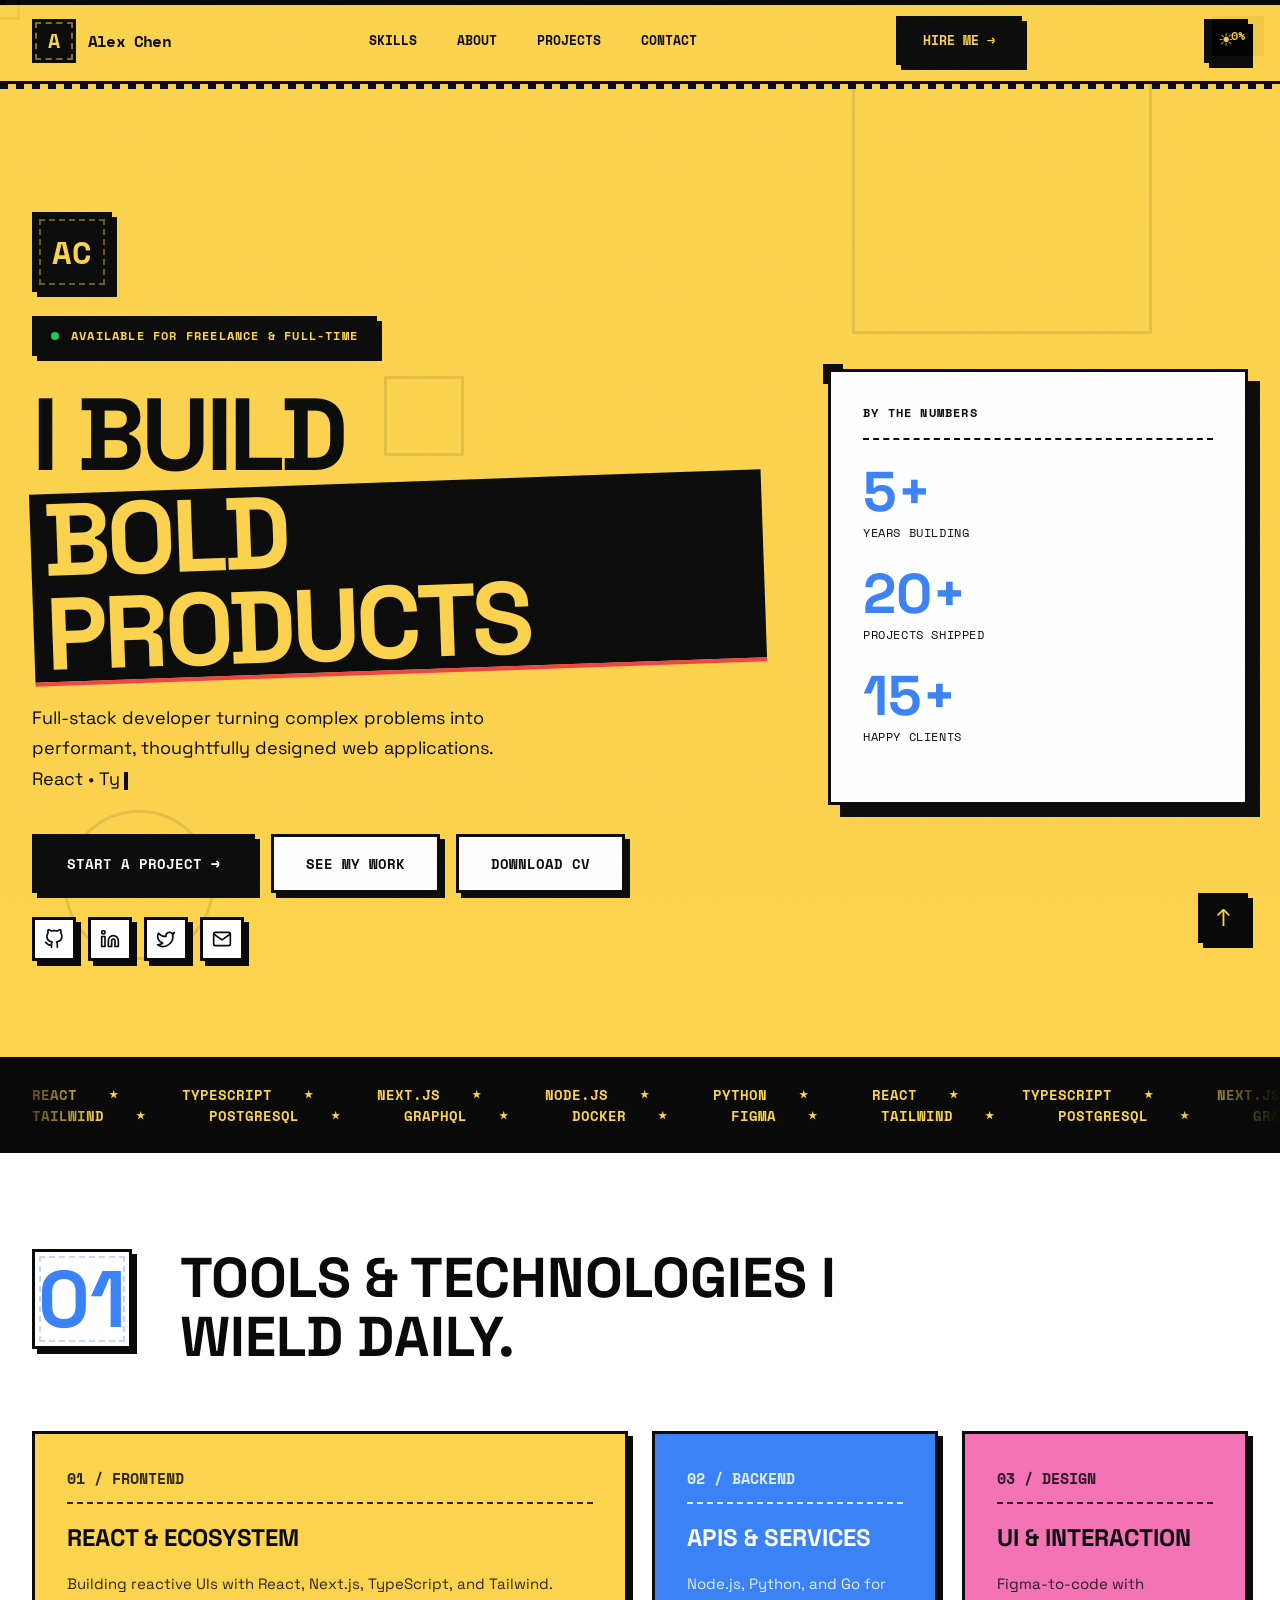
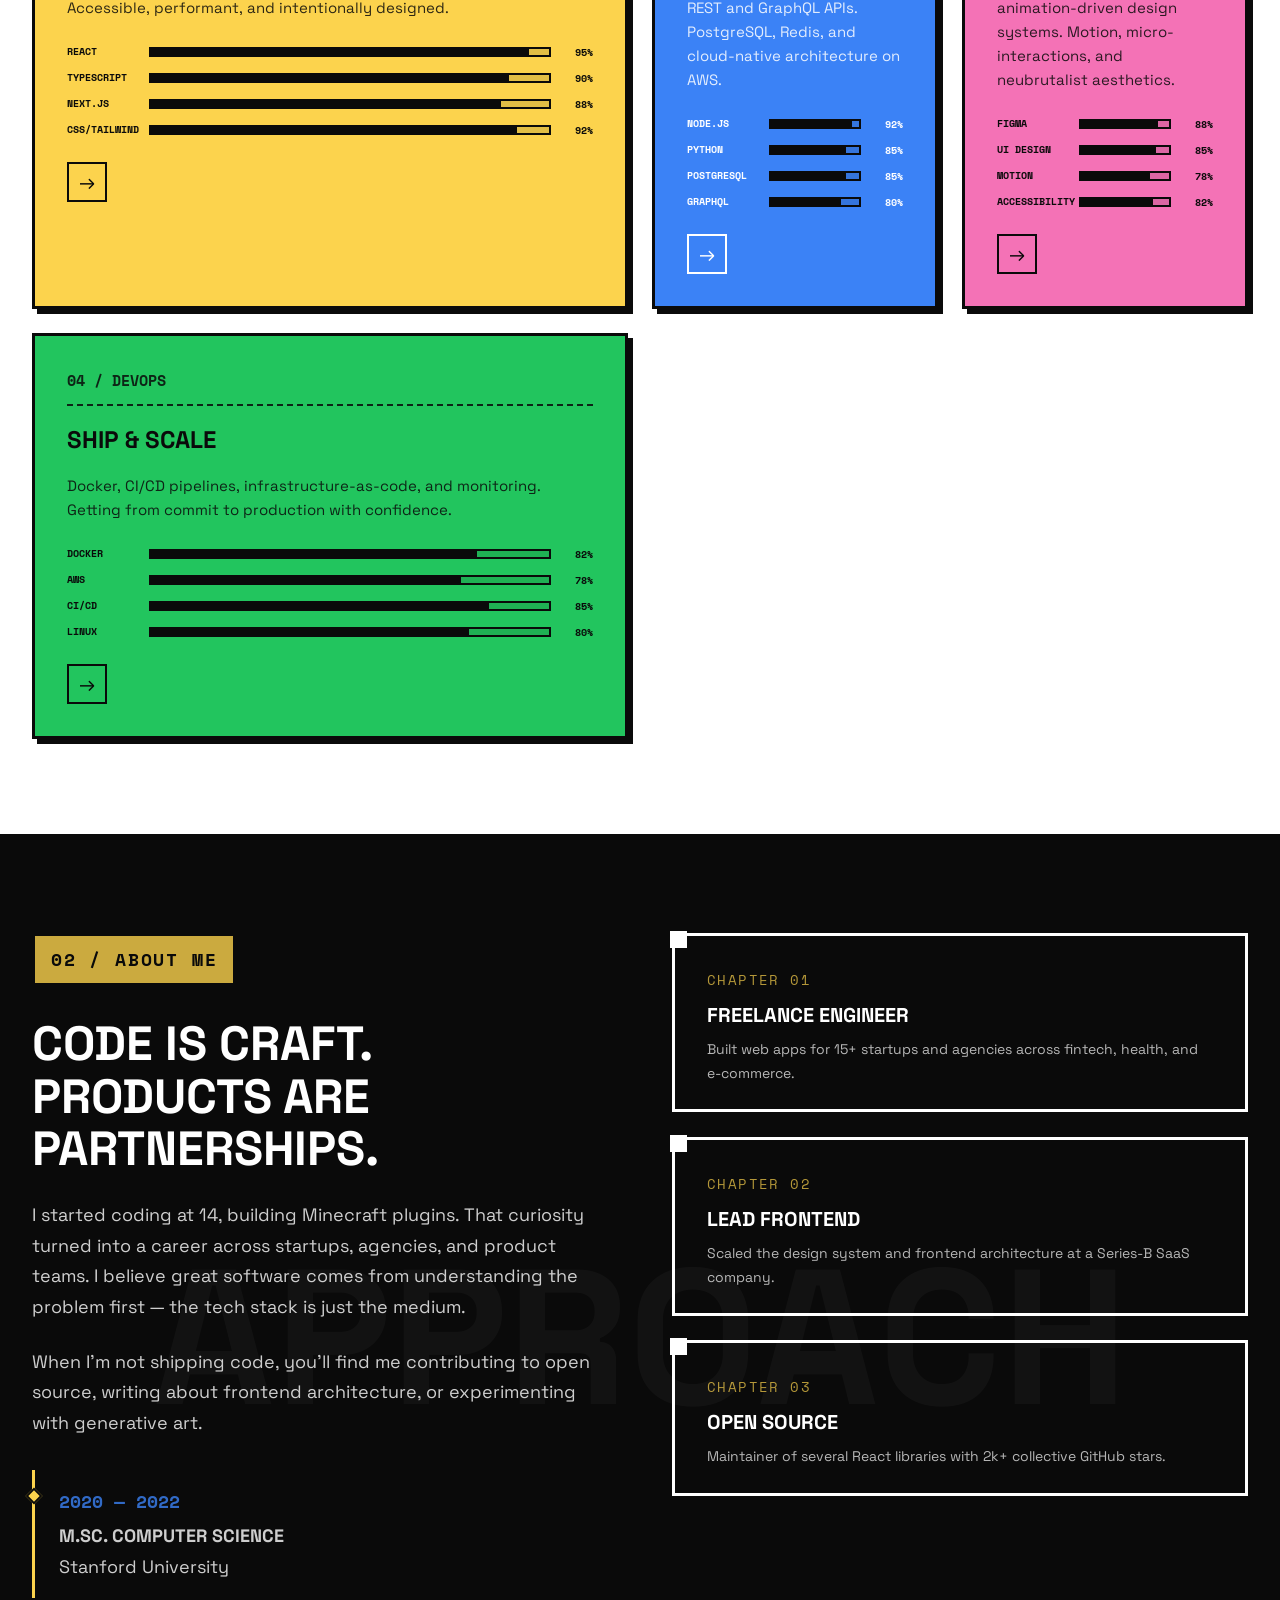
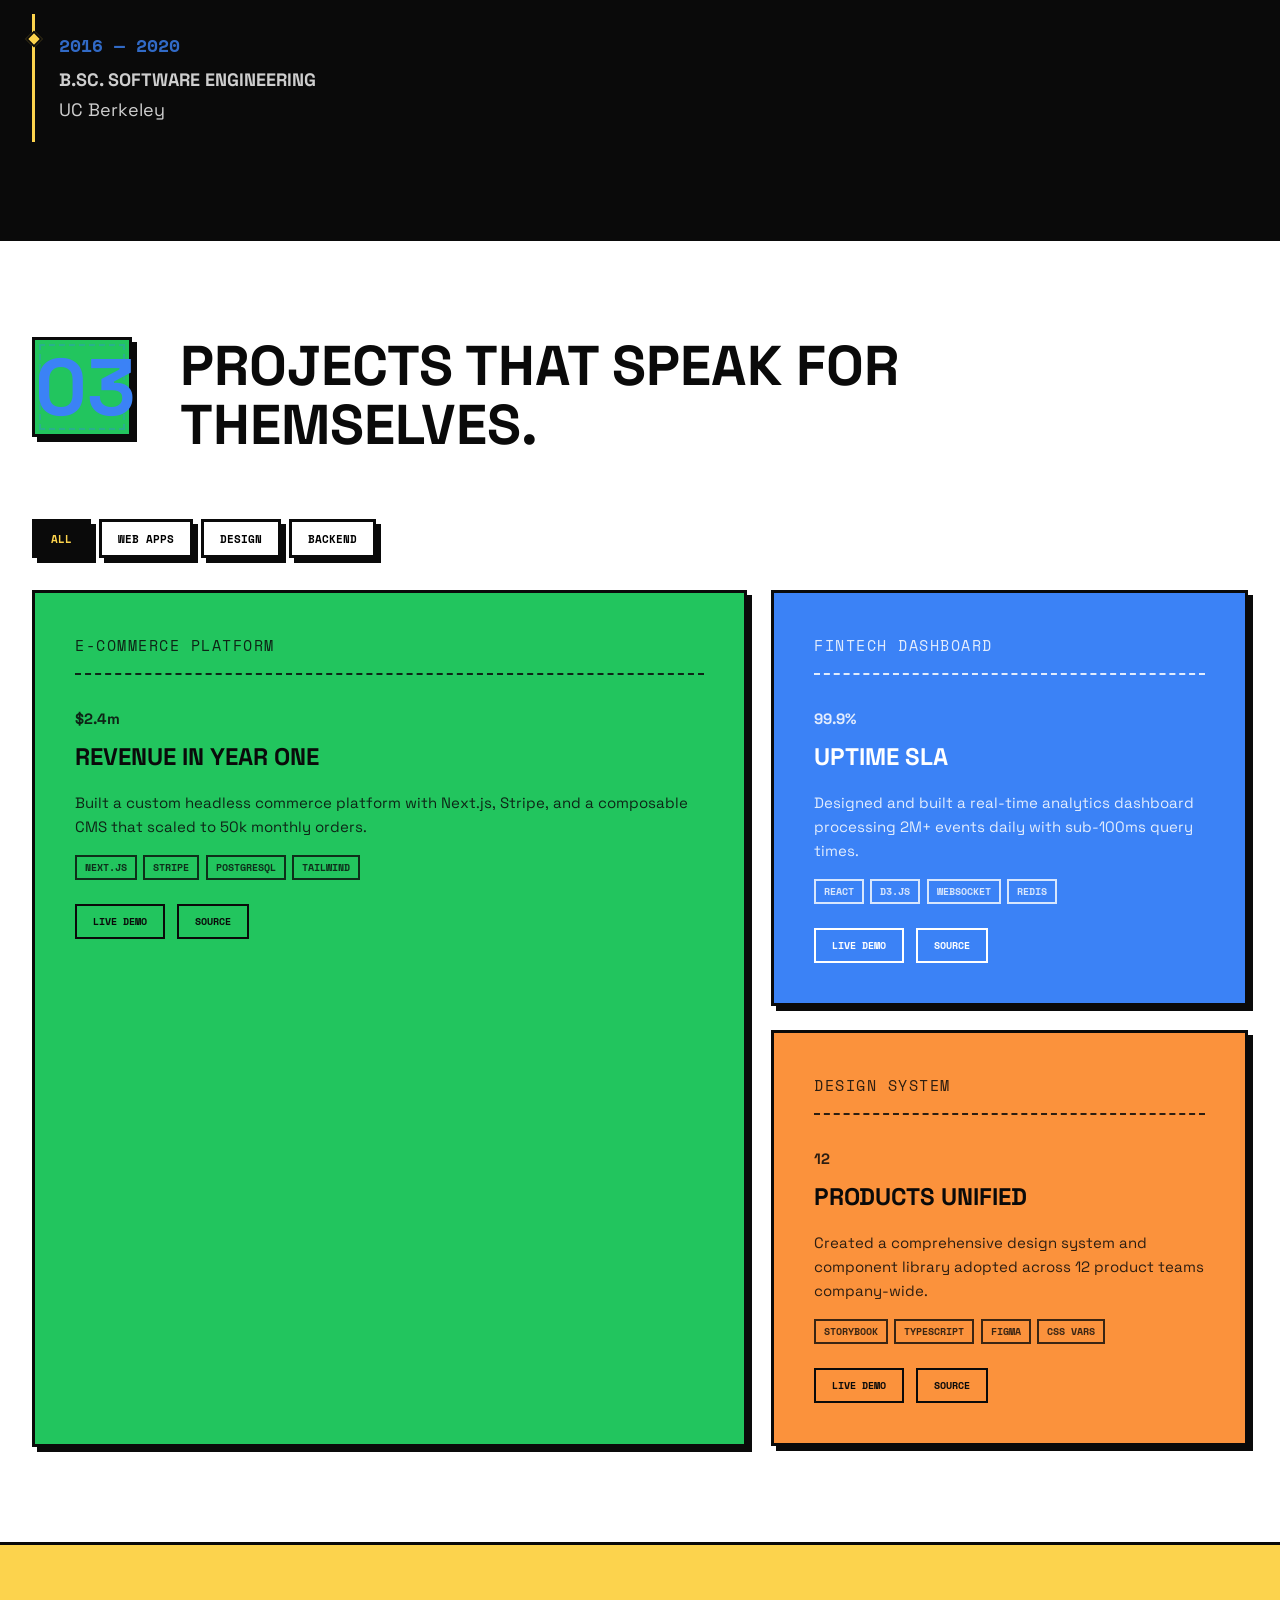
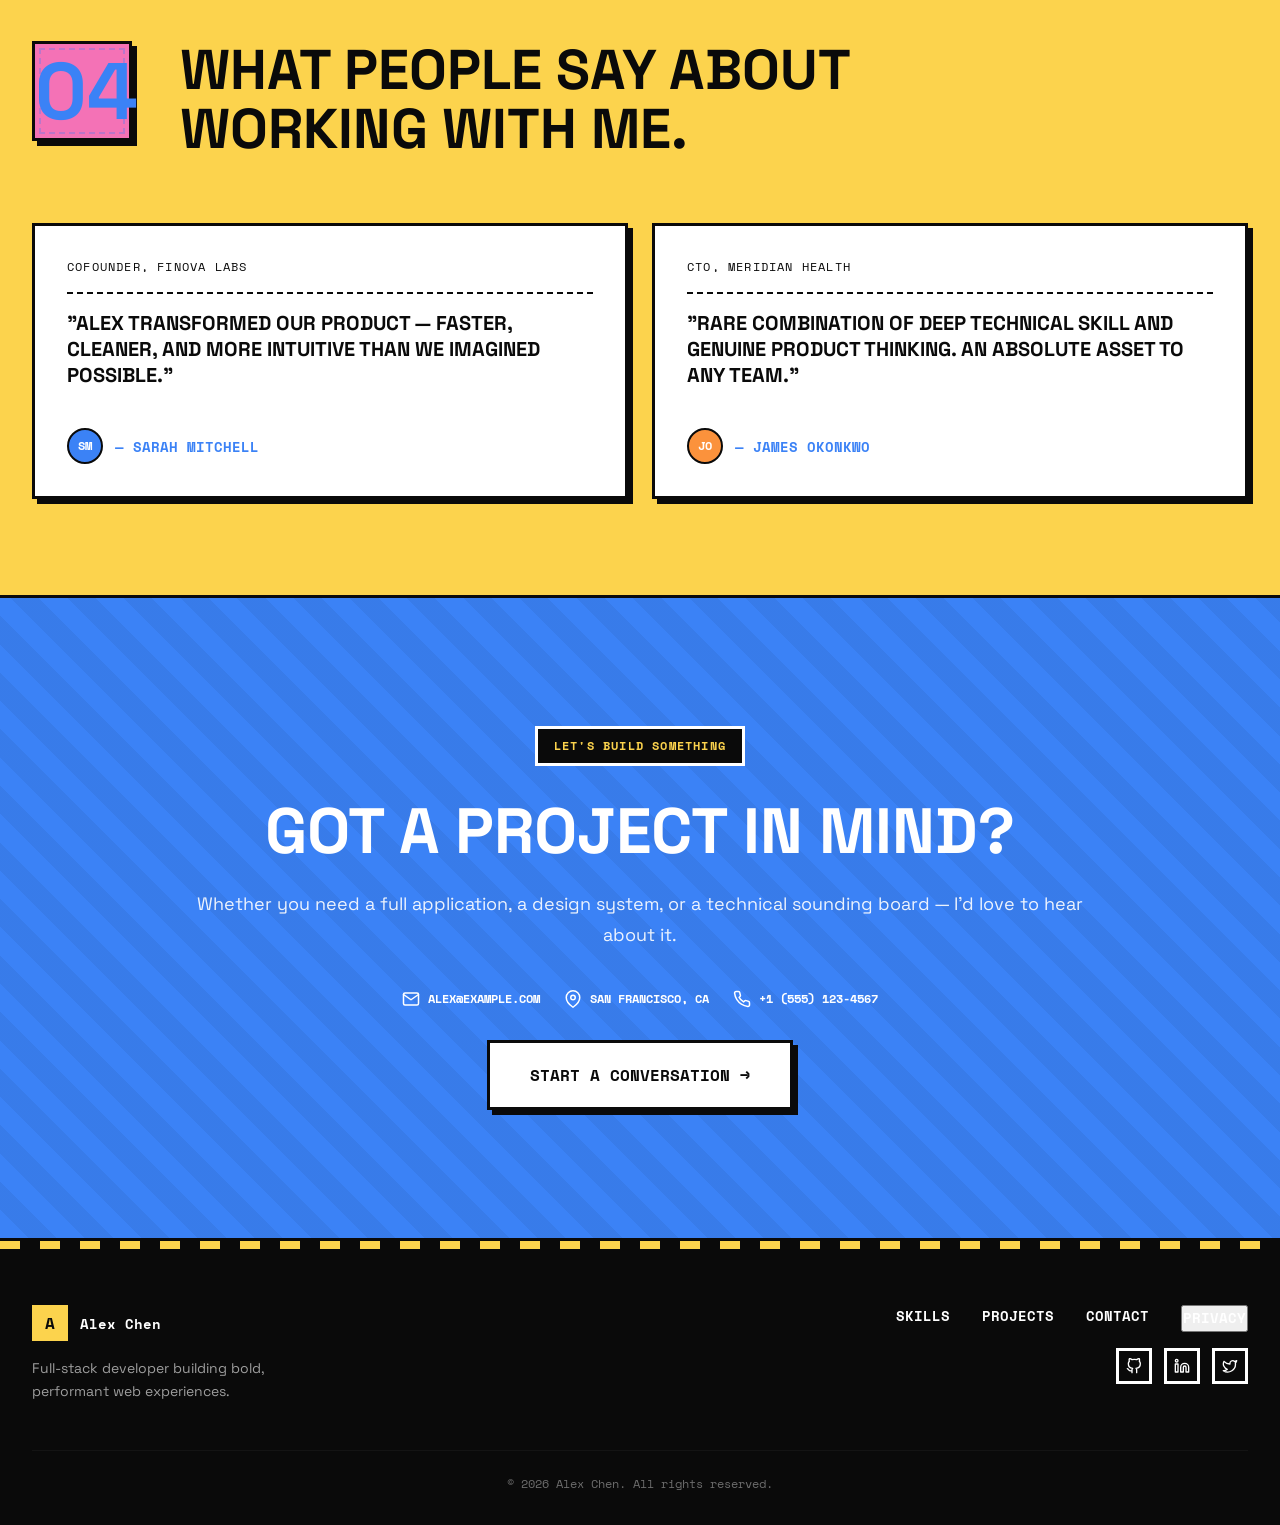
<file: code.html>
<!DOCTYPE html>
<html lang="en">
<head>
  <meta charset="utf-8">
  <meta name="viewport" content="width=device-width, initial-scale=1">
  <title>Alex Chen — Full-Stack Developer & Designer</title>
  <meta name="description" content="Full-stack developer building performant web apps with clean architecture and bold design.">
  <meta property="og:title" content="Alex Chen — Full-Stack Developer & Designer">
  <meta property="og:description" content="Full-stack developer building performant web apps with clean architecture and bold design.">
  <meta property="og:type" content="website">
  <meta name="theme-color" content="#fcd34d">
  <link rel="preconnect" href="https://fonts.googleapis.com">
  <link rel="preconnect" href="https://fonts.gstatic.com" crossorigin>
  <link href="https://fonts.googleapis.com/css2?family=Space+Mono:ital,wght@0,400;0,700;1,400&family=Space+Grotesk:wght@400;500;600;700&display=swap" rel="stylesheet">
  <style>
    /* ═══════════════════════════════════════════════════════
       ROOT VARIABLES & RESET
       ═══════════════════════════════════════════════════════ */
    :root {
      --black: #0a0a0a;
      --white: #ffffff;
      --yellow: #fcd34d;
      --blue: #3b82f6;
      --red: #ef4444;
      --green: #22c55e;
      --pink: #f472b6;
      --orange: #fb923c;
      --purple: #a855f7;
      --cyan: #06b6d4;
      --border: 3px solid var(--black);
      --shadow: 5px 5px 0 var(--black);
      --shadow-lg: 8px 8px 0 var(--black);
      --shadow-xl: 12px 12px 0 var(--black);
      --spring: cubic-bezier(0.34, 1.56, 0.64, 1);
      --smooth: cubic-bezier(0.25, 0.46, 0.45, 0.94);
    }

    [data-theme="dark"] {
      --black: #f0f0f0;
      --white: #0f0f0f;
      --yellow: #eab308;
      --blue: #60a5fa;
      --red: #f87171;
      --green: #4ade80;
      --pink: #f472b6;
      --orange: #fb923c;
      --purple: #c084fc;
      --cyan: #22d3ee;
    }
    [data-theme="dark"] .hero { background: #1a1a1a; }
    [data-theme="dark"] .hero-stats { background: #1a1a1a; }
    [data-theme="dark"] .service-card { background: #1a1a1a; }
    [data-theme="dark"] .work-card.large { background: #15803d; }
    [data-theme="dark"] .step { border-color: var(--white); }
    [data-theme="dark"] .insight-card { background: #1a1a1a; }
    [data-theme="dark"] .dialog-content { background: #1a1a1a; }
    [data-theme="dark"] .form-group input,
    [data-theme="dark"] .form-group textarea,
    [data-theme="dark"] .form-group select { background: #1a1a1a; color: var(--black); }
    [data-theme="dark"] .cta { background: #1d4ed8; }

    *, *::before, *::after { margin: 0; padding: 0; box-sizing: border-box; }
    html { scroll-behavior: smooth; }
    body {
      font-family: 'Space Grotesk', sans-serif;
      background: var(--white);
      color: var(--black);
      line-height: 1.5;
      overflow-x: hidden;
      cursor: none;
    }
    ::selection { background: var(--yellow); color: var(--black); }

    /* ═══════════════════════════════════════════════════════
       CUSTOM SCROLLBAR
       ═══════════════════════════════════════════════════════ */
    ::-webkit-scrollbar { width: 12px; }
    ::-webkit-scrollbar-track { background: var(--yellow); border-left: var(--border); }
    ::-webkit-scrollbar-thumb { background: var(--black); border: 2px solid var(--yellow); }
    ::-webkit-scrollbar-thumb:hover { background: var(--blue); }

    /* ═══════════════════════════════════════════════════════
       PAGE LOADER - MULTI STAGE
       ═══════════════════════════════════════════════════════ */
    .loader {
      position: fixed;
      inset: 0;
      z-index: 100000;
      display: flex;
      background: var(--black);
      will-change: clip-path;
    }

    .loader-panel {
      flex: 1;
      background: var(--yellow);
      transform: scaleY(0);
      transform-origin: bottom;
    }

    .loader-panel:nth-child(1) { animation: panel-rise 0.4s 0.1s var(--spring) forwards; }
    .loader-panel:nth-child(2) { animation: panel-rise 0.4s 0.15s var(--spring) forwards; background: var(--blue); }
    .loader-panel:nth-child(3) { animation: panel-rise 0.4s 0.2s var(--spring) forwards; background: var(--pink); }
    .loader-panel:nth-child(4) { animation: panel-rise 0.4s 0.25s var(--spring) forwards; background: var(--green); }
    .loader-panel:nth-child(5) { animation: panel-rise 0.4s 0.3s var(--spring) forwards; background: var(--orange); }

    @keyframes panel-rise {
      to { transform: scaleY(1); }
    }

    .loader-text {
      position: fixed;
      top: 50%;
      left: 50%;
      transform: translate(-50%, -50%);
      z-index: 100001;
      font-family: 'Space Grotesk', sans-serif;
      font-size: clamp(4rem, 12vw, 10rem);
      font-weight: 700;
      color: var(--white);
      mix-blend-mode: difference;
      opacity: 0;
      animation: loader-text-in 0.6s 0.5s var(--spring) forwards;
    }

    .loader-counter {
      position: fixed;
      bottom: 2rem;
      right: 2rem;
      z-index: 100001;
      font-family: 'Space Mono', monospace;
      font-size: 1rem;
      color: var(--white);
      mix-blend-mode: difference;
    }

    .loader-exit {
      animation: loader-exit 0.8s 1.8s var(--smooth) forwards;
    }

    @keyframes loader-text-in {
      from { opacity: 0; transform: translate(-50%, -50%) scale(0.5); letter-spacing: 2rem; }
      to { opacity: 1; transform: translate(-50%, -50%) scale(1); letter-spacing: 0; }
    }

    @keyframes loader-exit {
      to { clip-path: inset(0 0 100% 0); pointer-events: none; }
    }

    /* ═══════════════════════════════════════════════════════
       CUSTOM CURSOR - ADVANCED
       ═══════════════════════════════════════════════════════ */
    .cursor-outer {
      width: 40px;
      height: 40px;
      border: 3px solid var(--black);
      position: fixed;
      pointer-events: none;
      z-index: 99999;
      transition: width 0.3s var(--spring), height 0.3s var(--spring), border-color 0.3s, background 0.3s, border-radius 0.3s;
      mix-blend-mode: difference;
      will-change: transform;
    }

    .cursor-outer.clicking {
      width: 30px;
      height: 30px;
      background: var(--yellow);
      border-color: var(--yellow);
    }

    .cursor-outer.hovering {
      width: 60px;
      height: 60px;
      background: var(--yellow);
      border-color: var(--yellow);
      border-radius: 0;
    }

    .cursor-outer.text-hover {
      width: 4px;
      height: 40px;
      background: var(--black);
      border: none;
      border-radius: 0;
    }

    .cursor-dot {
      width: 6px;
      height: 6px;
      background: var(--black);
      position: fixed;
      pointer-events: none;
      z-index: 99999;
      mix-blend-mode: difference;
      will-change: transform;
    }

    .cursor-trail {
      position: fixed;
      width: 8px;
      height: 8px;
      background: var(--black);
      pointer-events: none;
      z-index: 99998;
      opacity: 0.5;
      mix-blend-mode: difference;
    }

    @media (pointer: coarse) {
      .cursor-outer, .cursor-dot, .cursor-trail { display: none; }
      body { cursor: auto; }
    }

    /* ═══════════════════════════════════════════════════════
       NOISE & GRAIN OVERLAY
       ═══════════════════════════════════════════════════════ */
    .noise {
      position: fixed;
      inset: 0;
      z-index: 9999;
      pointer-events: none;
      opacity: 0.04;
      background-image: url("data:image/svg+xml,%3Csvg viewBox='0 0 256 256' xmlns='http://www.w3.org/2000/svg'%3E%3Cfilter id='n'%3E%3CfeTurbulence type='fractalNoise' baseFrequency='0.9' numOctaves='4' stitchTiles='stitch'/%3E%3C/filter%3E%3Crect width='100%25' height='100%25' filter='url(%23n)'/%3E%3C/svg%3E");
      background-size: 128px 128px;
    }

    /* ═══════════════════════════════════════════════════════
       SCROLL PROGRESS
       ═══════════════════════════════════════════════════════ */
    .scroll-progress {
      position: fixed;
      top: 0;
      left: 0;
      width: 100%;
      height: 5px;
      background: var(--black);
      z-index: 10000;
      transform-origin: left;
      animation: progress-grow linear;
      animation-timeline: scroll(root block);
    }

    @keyframes progress-grow {
      from { transform: scaleX(0); }
      to { transform: scaleX(1); }
    }

    .scroll-percent {
      position: fixed;
      top: 1rem;
      right: 1rem;
      font-family: 'Space Mono', monospace;
      font-size: 0.75rem;
      font-weight: 700;
      z-index: 10000;
      background: var(--black);
      color: var(--yellow);
      padding: 0.5rem 1rem;
      border: var(--border);
      mix-blend-mode: difference;
    }

    /* ═══════════════════════════════════════════════════════
       SCROLL-DRIVEN ANIMATIONS
       ═══════════════════════════════════════════════════════ */
    @supports (animation-timeline: view()) {
      .reveal-up { animation: slide-up linear both; animation-timeline: view(block); animation-range: entry 0% entry 50%; }
      .reveal-scale { animation: pop-in var(--spring) both; animation-timeline: view(block); animation-range: entry 0% entry 45%; }
      .reveal-left { animation: slide-left linear both; animation-timeline: view(block); animation-range: entry 0% entry 50%; }
      .reveal-right { animation: slide-right linear both; animation-timeline: view(block); animation-range: entry 0% entry 50%; }
      .reveal-rotate { animation: rotate-in var(--spring) both; animation-timeline: view(block); animation-range: entry 0% entry 50%; }
      .reveal-flip { animation: flip-in 0.8s var(--spring) both; animation-timeline: view(block); animation-range: entry 0% entry 45%; }
      .reveal-skew { animation: skew-in linear both; animation-timeline: view(block); animation-range: entry 0% entry 50%; }
      .reveal-clip { animation: clip-reveal linear both; animation-timeline: view(block); animation-range: entry 0% entry 50%; }

      @keyframes slide-up { from { opacity: 0; transform: translateY(80px); } to { opacity: 1; transform: none; } }
      @keyframes pop-in { from { opacity: 0; transform: scale(0.5); } to { opacity: 1; transform: none; } }
      @keyframes slide-left { from { opacity: 0; transform: translateX(-100px) rotate(-5deg); } to { opacity: 1; transform: none; } }
      @keyframes slide-right { from { opacity: 0; transform: translateX(100px) rotate(5deg); } to { opacity: 1; transform: none; } }
      @keyframes rotate-in { from { opacity: 0; transform: rotate(-180deg) scale(0.5); } to { opacity: 1; transform: none; } }
      @keyframes flip-in { from { opacity: 0; transform: perspective(1000px) rotateY(90deg); } to { opacity: 1; transform: none; } }
      @keyframes skew-in { from { opacity: 0; transform: skewX(-20deg) translateX(-50px); } to { opacity: 1; transform: none; } }
      @keyframes clip-reveal { from { clip-path: polygon(0 0, 0 0, 0 100%, 0 100%); } to { clip-path: polygon(0 0, 100% 0, 100% 100%, 0 100%); } }

      .stagger-1 { animation-delay: 0ms; }
      .stagger-2 { animation-delay: 100ms; }
      .stagger-3 { animation-delay: 200ms; }
      .stagger-4 { animation-delay: 300ms; }
      .stagger-5 { animation-delay: 400ms; }

      /* Parallax scroll effects */
      .parallax-slow { animation: parallax-s linear both; animation-timeline: scroll(root block); }
      .parallax-fast { animation: parallax-f linear both; animation-timeline: scroll(root block); }
      @keyframes parallax-s { from { transform: translateY(100px); } to { transform: translateY(-100px); } }
      @keyframes parallax-f { from { transform: translateY(200px); } to { transform: translateY(-200px); } }

      /* Rotate on scroll */
      .scroll-rotate { animation: s-rotate linear both; animation-timeline: scroll(root block); }
      @keyframes s-rotate { from { transform: rotate(0deg); } to { transform: rotate(360deg); } }

      /* Scale on scroll */
      .scroll-scale { animation: s-scale linear both; animation-timeline: scroll(root block); }
      @keyframes s-scale { from { transform: scale(0.8); } to { transform: scale(1.2); } }
    }

    /* ═══════════════════════════════════════════════════════
       HEADER
       ═══════════════════════════════════════════════════════ */
    header {
      position: sticky;
      top: 0;
      z-index: 1000;
      background: var(--yellow);
      border-bottom: var(--border);
    }

    header::after {
      content: '';
      position: absolute;
      bottom: -8px;
      left: 0;
      width: 100%;
      height: 8px;
      background: repeating-linear-gradient(90deg, var(--black) 0, var(--black) 8px, transparent 8px, transparent 16px);
    }

    nav {
      display: flex;
      align-items: center;
      justify-content: space-between;
      max-width: 1400px;
      margin: 0 auto;
      padding: 1rem 2rem;
    }

    .logo {
      display: flex;
      align-items: center;
      gap: 0.75rem;
      text-decoration: none;
      color: var(--black);
    }

    .logo-box {
      width: 44px;
      height: 44px;
      background: var(--black);
      color: var(--yellow);
      display: grid;
      place-items: center;
      font-family: 'Space Mono', monospace;
      font-weight: 700;
      font-size: 1.25rem;
      transition: transform 0.3s var(--spring);
      position: relative;
    }

    .logo:hover .logo-box {
      transform: rotate(10deg) scale(1.1);
    }

    .logo-box::after {
      content: '';
      position: absolute;
      inset: 3px;
      border: 2px dashed var(--yellow);
      opacity: 0.5;
    }

    .logo-text {
      font-family: 'Space Mono', monospace;
      font-weight: 700;
      font-size: 1rem;
      letter-spacing: -0.05em;
    }

    .nav-links {
      display: flex;
      gap: 0.5rem;
    }

    .nav-link {
      font-family: 'Space Mono', monospace;
      font-size: 0.8rem;
      font-weight: 700;
      text-transform: uppercase;
      text-decoration: none;
      color: var(--black);
      padding: 0.5rem 1rem;
      position: relative;
      transition: all 0.2s var(--smooth);
    }

    .nav-link::before {
      content: '';
      position: absolute;
      inset: 0;
      background: var(--black);
      color: var(--yellow);
      transform: scaleY(0);
      transform-origin: bottom;
      transition: transform 0.3s var(--spring);
      z-index: -1;
    }

    .nav-link:hover::before {
      transform: scaleY(1);
    }

    .nav-link:hover {
      color: var(--yellow);
    }

    .nav-cta {
      font-family: 'Space Mono', monospace;
      font-size: 0.8rem;
      font-weight: 700;
      text-transform: uppercase;
      background: var(--black);
      color: var(--yellow);
      border: var(--border);
      padding: 0.75rem 1.5rem;
      cursor: none;
      transition: transform 0.2s var(--smooth);
      box-shadow: var(--shadow);
      position: relative;
      overflow: hidden;
    }

    .nav-cta::before {
      content: '';
      position: absolute;
      top: 0;
      left: -100%;
      width: 100%;
      height: 100%;
      background: linear-gradient(90deg, transparent, rgba(252,211,77,0.3), transparent);
      transition: left 0.5s;
    }

    .nav-cta:hover::before {
      left: 100%;
    }

    .nav-cta:hover {
      transform: translate(-2px, -2px);
      box-shadow: var(--shadow-lg);
    }

    .nav-cta:active {
      transform: translate(2px, 2px);
      box-shadow: none;
    }

    .menu-toggle {
      display: none;
      background: var(--black);
      color: var(--white);
      border: var(--border);
      padding: 0.5rem 1rem;
      font-family: 'Space Mono', monospace;
      font-size: 0.8rem;
      font-weight: 700;
      cursor: none;
    }

    /* ═══════════════════════════════════════════════════════
       HERO - MAXIMUM IMPACT
       ═══════════════════════════════════════════════════════ */
    .hero {
      padding: 8rem 2rem 6rem;
      background: var(--yellow);
      border-bottom: var(--border);
      position: relative;
      overflow: hidden;
    }

    .hero-bg {
      position: absolute;
      inset: 0;
      overflow: hidden;
      pointer-events: none;
    }

    .hero-shape {
      position: absolute;
      border: 3px solid var(--black);
      opacity: 0.1;
      will-change: transform;
    }

    .hero-shape:nth-child(1) {
      width: 300px;
      height: 300px;
      top: -50px;
      right: 10%;
      animation: float 6s ease-in-out infinite;
    }

    .hero-shape:nth-child(2) {
      width: 150px;
      height: 150px;
      bottom: 10%;
      left: 5%;
      animation: float 4s ease-in-out infinite reverse;
      border-radius: 50%;
    }

    .hero-shape:nth-child(3) {
      width: 80px;
      height: 80px;
      top: 30%;
      left: 30%;
      animation: spin 20s linear infinite;
    }

    @keyframes float {
      0%, 100% { transform: translateY(0) rotate(0deg); }
      50% { transform: translateY(-30px) rotate(5deg); }
    }

    @keyframes spin {
      to { transform: rotate(360deg); }
    }

    .hero-content {
      max-width: 1400px;
      margin: 0 auto;
      display: grid;
      grid-template-columns: 1fr 420px;
      gap: 4rem;
      align-items: center;
      position: relative;
      z-index: 1;
    }

    .hero-badge {
      display: inline-flex;
      align-items: center;
      gap: 0.75rem;
      font-family: 'Space Mono', monospace;
      font-size: 0.75rem;
      font-weight: 700;
      text-transform: uppercase;
      letter-spacing: 0.1em;
      background: var(--black);
      color: var(--yellow);
      padding: 0.5rem 1rem;
      border: var(--border);
      box-shadow: var(--shadow);
      margin-bottom: 2rem;
    }

    .hero-badge .pulse {
      width: 8px;
      height: 8px;
      background: var(--green);
      border-radius: 50%;
      animation: pulse 2s ease-in-out infinite;
    }

    @keyframes pulse {
      0%, 100% { opacity: 1; transform: scale(1); }
      50% { opacity: 0.5; transform: scale(1.5); }
    }

    .hero h1 {
      font-family: 'Space Grotesk', sans-serif;
      font-size: clamp(3.5rem, 8vw, 6.5rem);
      font-weight: 700;
      line-height: 0.92;
      letter-spacing: -0.04em;
      text-transform: uppercase;
    }

    .hero h1 .accent {
      display: inline-block;
      background: var(--black);
      color: var(--yellow);
      padding: 0 0.75rem;
      transform: rotate(-2deg);
      position: relative;
    }

    .hero h1 .accent::after {
      content: '';
      position: absolute;
      bottom: -4px;
      left: 0;
      width: 100%;
      height: 4px;
      background: var(--red);
    }

    .hero-text {
      margin-top: 2rem;
      font-size: 1.125rem;
      max-width: 500px;
      line-height: 1.7;
    }

    .hero-buttons {
      display: flex;
      gap: 1rem;
      margin-top: 2.5rem;
      flex-wrap: wrap;
    }

    .btn-primary {
      font-family: 'Space Mono', monospace;
      font-size: 0.875rem;
      font-weight: 700;
      text-transform: uppercase;
      background: var(--black);
      color: var(--white);
      border: var(--border);
      padding: 1rem 2rem;
      cursor: none;
      transition: transform 0.2s var(--smooth);
      box-shadow: var(--shadow);
      text-decoration: none;
      display: inline-flex;
      align-items: center;
      gap: 0.5rem;
      position: relative;
      overflow: hidden;
    }

    .btn-primary::after {
      content: '';
      position: absolute;
      top: 50%;
      left: 50%;
      width: 0;
      height: 0;
      background: var(--blue);
      border-radius: 50%;
      transform: translate(-50%, -50%);
      transition: width 0.4s, height 0.4s;
    }

    .btn-primary:hover::after {
      width: 300px;
      height: 300px;
    }

    .btn-primary span {
      position: relative;
      z-index: 1;
    }

    .btn-primary:hover {
      transform: translate(-2px, -2px);
      box-shadow: var(--shadow-lg);
    }

    .btn-primary:active {
      transform: translate(2px, 2px);
      box-shadow: none;
    }

    .btn-secondary {
      font-family: 'Space Mono', monospace;
      font-size: 0.875rem;
      font-weight: 700;
      text-transform: uppercase;
      background: var(--white);
      color: var(--black);
      border: var(--border);
      padding: 1rem 2rem;
      cursor: none;
      transition: transform 0.2s var(--smooth), background 0.2s;
      box-shadow: var(--shadow);
      text-decoration: none;
    }

    .btn-secondary:hover {
      background: var(--yellow);
      transform: translate(-2px, -2px);
      box-shadow: var(--shadow-lg);
    }

    .btn-secondary:active {
      transform: translate(2px, 2px);
      box-shadow: none;
    }

    .hero-stats {
      background: var(--white);
      border: var(--border);
      box-shadow: var(--shadow-xl);
      padding: 2rem;
      position: relative;
    }

    .hero-stats::before {
      content: '';
      position: absolute;
      top: 8px;
      left: 8px;
      right: -8px;
      bottom: -8px;
      background: var(--black);
      z-index: -1;
    }

    .hero-stats h3 {
      font-family: 'Space Mono', monospace;
      font-size: 0.75rem;
      text-transform: uppercase;
      letter-spacing: 0.1em;
      margin-bottom: 1.5rem;
      padding-bottom: 1rem;
      border-bottom: 2px dashed var(--black);
    }

    .stat-item {
      margin-bottom: 1.5rem;
    }

    .stat-number {
      font-family: 'Space Grotesk', sans-serif;
      font-size: 3.5rem;
      font-weight: 700;
      line-height: 1;
      color: var(--blue);
    }

    .stat-label {
      font-family: 'Space Mono', monospace;
      font-size: 0.75rem;
      text-transform: uppercase;
      letter-spacing: 0.05em;
      margin-top: 0.25rem;
    }

    /* ═══════════════════════════════════════════════════════
       MARQUEE - DUAL ROW
       ═══════════════════════════════════════════════════════ */
    .marquee-section {
      background: var(--black);
      border-bottom: var(--border);
      padding: 1.5rem 0;
      overflow: hidden;
      position: relative;
    }

    .marquee-section::before,
    .marquee-section::after {
      content: '';
      position: absolute;
      top: 0;
      width: 100px;
      height: 100%;
      z-index: 2;
    }

    .marquee-section::before {
      left: 0;
      background: linear-gradient(90deg, var(--black), transparent);
    }

    .marquee-section::after {
      right: 0;
      background: linear-gradient(-90deg, var(--black), transparent);
    }

    .marquee-row {
      display: flex;
      animation: marquee 25s linear infinite;
      white-space: nowrap;
      will-change: transform;
    }

    .marquee-row:nth-child(2) {
      animation-direction: reverse;
      animation-duration: 30s;
    }

    .marquee-item {
      font-family: 'Space Mono', monospace;
      font-size: 0.875rem;
      font-weight: 700;
      text-transform: uppercase;
      color: var(--yellow);
      padding: 0 2rem;
      display: flex;
      align-items: center;
      gap: 2rem;
    }

    .marquee-item::after {
      content: '★';
      font-size: 0.625rem;
    }

    @keyframes marquee {
      from { transform: translateX(0); }
      to { transform: translateX(-50%); }
    }

    /* ═══════════════════════════════════════════════════════
       SERVICES - BENTO GRID
       ═══════════════════════════════════════════════════════ */
    .services {
      padding: 6rem 2rem;
      border-bottom: var(--border);
      background: var(--white);
    }

    .section-header {
      max-width: 1400px;
      margin: 0 auto 4rem;
      display: grid;
      grid-template-columns: auto 1fr;
      gap: 3rem;
      align-items: start;
    }

    .section-number {
      font-family: 'Space Grotesk', sans-serif;
      font-size: 5rem;
      font-weight: 700;
      line-height: 1;
      color: var(--blue);
      border: var(--border);
      width: 100px;
      height: 100px;
      display: grid;
      place-items: center;
      box-shadow: var(--shadow);
      background: var(--white);
      position: relative;
    }

    .section-number::after {
      content: '';
      position: absolute;
      inset: 4px;
      border: 2px dashed currentColor;
      opacity: 0.3;
    }

    .section-header h2 {
      font-size: clamp(2rem, 5vw, 3.5rem);
      font-weight: 700;
      line-height: 1.05;
      text-transform: uppercase;
      max-width: 800px;
    }

    .services-bento {
      max-width: 1400px;
      margin: 0 auto;
      display: grid;
      grid-template-columns: repeat(4, 1fr);
      grid-template-rows: auto auto;
      gap: 1.5rem;
    }

    .service-card {
      border: var(--border);
      padding: 2rem;
      background: var(--white);
      box-shadow: var(--shadow);
      transition: transform 0.3s var(--spring);
      cursor: none;
      position: relative;
      overflow: hidden;
      will-change: transform;
    }

    .service-card::before {
      content: '';
      position: absolute;
      top: 0;
      left: 0;
      width: 100%;
      height: 4px;
      background: var(--black);
      transform: scaleX(0);
      transform-origin: left;
      transition: transform 0.4s var(--spring);
    }

    .service-card:hover::before {
      transform: scaleX(1);
    }

    .service-card:hover {
      transform: translate(-4px, -4px);
      box-shadow: var(--shadow-xl);
    }

    .service-card:active {
      transform: translate(4px, 4px);
      box-shadow: none;
    }

    .service-card:nth-child(1) { grid-column: span 2; background: var(--yellow); }
    .service-card:nth-child(2) { background: var(--blue); color: var(--white); }
    .service-card:nth-child(3) { background: var(--pink); }
    .service-card:nth-child(4) { grid-column: span 2; background: var(--green); }

    .service-number {
      font-family: 'Space Mono', monospace;
      font-size: 0.75rem;
      font-weight: 700;
      margin-bottom: 1rem;
      padding-bottom: 0.75rem;
      border-bottom: 2px dashed currentColor;
      opacity: 0.7;
    }

    .service-card h3 {
      font-size: 1.5rem;
      font-weight: 700;
      text-transform: uppercase;
      margin-bottom: 1rem;
    }

    .service-card p {
      font-size: 0.9375rem;
      line-height: 1.6;
      opacity: 0.85;
    }

    .service-card .arrow {
      display: inline-flex;
      align-items: center;
      justify-content: center;
      width: 40px;
      height: 40px;
      margin-top: 1.5rem;
      font-size: 1.25rem;
      border: 2px solid currentColor;
      transition: all 0.3s var(--spring);
    }

    .service-card:hover .arrow {
      transform: translate(5px, -5px);
      background: var(--black);
      color: var(--white);
      border-color: var(--black);
    }

    /* ═══════════════════════════════════════════════════════
       APPROACH - DARK SECTION
       ═══════════════════════════════════════════════════════ */
    .approach {
      padding: 6rem 2rem;
      background: var(--black);
      color: var(--white);
      border-bottom: var(--border);
      position: relative;
      overflow: hidden;
    }

    .approach::before {
      content: 'APPROACH';
      position: absolute;
      top: 50%;
      left: 50%;
      transform: translate(-50%, -50%);
      font-size: 15vw;
      font-weight: 700;
      text-transform: uppercase;
      opacity: 0.03;
      white-space: nowrap;
      pointer-events: none;
    }

    .approach-content {
      max-width: 1400px;
      margin: 0 auto;
      display: grid;
      grid-template-columns: 1fr 1fr;
      gap: 4rem;
      position: relative;
    }

    .approach h2 {
      font-size: clamp(2rem, 5vw, 3rem);
      font-weight: 700;
      line-height: 1.1;
      text-transform: uppercase;
      margin-bottom: 1.5rem;
    }

    .approach p {
      font-size: 1.125rem;
      line-height: 1.7;
      opacity: 0.8;
    }

    .approach-steps {
      display: flex;
      flex-direction: column;
      gap: 1.5rem;
    }

    .step {
      border: 3px solid var(--white);
      padding: 1.5rem 2rem;
      background: transparent;
      transition: transform 0.3s var(--spring), box-shadow 0.3s var(--spring);
      position: relative;
      cursor: none;
      will-change: transform;
    }

    .step::before {
      content: '';
      position: absolute;
      top: 0;
      left: 0;
      width: 0;
      height: 100%;
      background: var(--white);
      transition: width 0.4s var(--spring);
      z-index: -1;
    }

    .step:hover::before {
      width: 100%;
    }

    .step:hover {
      color: var(--black);
      transform: translate(-4px, -4px);
      box-shadow: 8px 8px 0 var(--yellow);
    }

    .step-number {
      font-family: 'Space Mono', monospace;
      font-size: 0.75rem;
      text-transform: uppercase;
      letter-spacing: 0.1em;
      margin-bottom: 0.5rem;
      color: var(--yellow);
      transition: color 0.3s;
    }

    .step:hover .step-number { color: var(--blue); }

    .step h3 {
      font-size: 1.25rem;
      font-weight: 700;
      text-transform: uppercase;
    }

    .step p {
      margin-top: 0.5rem;
      font-size: 0.875rem;
      opacity: 0.7;
    }

    /* ═══════════════════════════════════════════════════════
       WORK - CASE STUDIES
       ═══════════════════════════════════════════════════════ */
    .work {
      padding: 6rem 2rem;
      border-bottom: var(--border);
    }

    .work-grid {
      max-width: 1400px;
      margin: 0 auto;
      display: grid;
      grid-template-columns: 1.5fr 1fr;
      grid-template-rows: auto auto;
      gap: 1.5rem;
    }

    .work-card {
      border: var(--border);
      padding: 2.5rem;
      position: relative;
      overflow: hidden;
      transition: transform 0.3s var(--spring);
      box-shadow: var(--shadow);
      cursor: none;
      will-change: transform;
    }

    .work-card::before {
      content: '';
      position: absolute;
      inset: 0;
      background: linear-gradient(135deg, transparent 40%, rgba(255,255,255,0.1));
      opacity: 0;
      transition: opacity 0.3s;
    }

    .work-card:hover::before {
      opacity: 1;
    }

    .work-card:hover {
      transform: translate(-4px, -4px);
      box-shadow: var(--shadow-xl);
    }

    .work-card.large {
      grid-row: span 2;
      background: var(--green);
    }

    .work-card.blue { background: var(--blue); color: var(--white); }
    .work-card.orange { background: var(--orange); }

    .work-label {
      font-family: 'Space Mono', monospace;
      font-size: 0.75rem;
      text-transform: uppercase;
      letter-spacing: 0.1em;
      padding-bottom: 1rem;
      border-bottom: 2px dashed currentColor;
      margin-bottom: 2rem;
      opacity: 0.7;
    }

    .work-stat {
      font-size: clamp(4rem, 8vw, 7rem);
      font-weight: 700;
      line-height: 1;
      margin-bottom: 0.5rem;
    }

    .work-card h3 {
      font-size: 1.5rem;
      font-weight: 700;
      text-transform: uppercase;
      margin-bottom: 1rem;
    }

    .work-card p {
      font-size: 0.9375rem;
      line-height: 1.6;
      opacity: 0.85;
    }

    /* ═══════════════════════════════════════════════════════
       INSIGHTS - BLOG CARDS
       ═══════════════════════════════════════════════════════ */
    .insights {
      padding: 6rem 2rem;
      background: var(--yellow);
      border-bottom: var(--border);
    }

    .insights-grid {
      max-width: 1400px;
      margin: 0 auto;
      display: grid;
      grid-template-columns: repeat(2, 1fr);
      gap: 1.5rem;
    }

    .insight-card {
      border: var(--border);
      padding: 2rem;
      background: var(--white);
      box-shadow: var(--shadow);
      text-decoration: none;
      color: var(--black);
      transition: transform 0.3s var(--spring);
      display: flex;
      flex-direction: column;
      cursor: none;
      position: relative;
      overflow: hidden;
      will-change: transform;
    }

    .insight-card::after {
      content: '→';
      position: absolute;
      bottom: 2rem;
      right: 2rem;
      width: 40px;
      height: 40px;
      display: grid;
      place-items: center;
      background: var(--black);
      color: var(--white);
      font-size: 1.25rem;
      transform: translate(10px, 10px);
      opacity: 0;
      transition: all 0.3s var(--spring);
    }

    .insight-card:hover::after {
      transform: translate(0, 0);
      opacity: 1;
    }

    .insight-card:hover {
      transform: translate(-4px, -4px);
      box-shadow: var(--shadow-xl);
    }

    .insight-card:active {
      transform: translate(4px, 4px);
      box-shadow: none;
    }

    .insight-meta {
      font-family: 'Space Mono', monospace;
      font-size: 0.75rem;
      text-transform: uppercase;
      letter-spacing: 0.1em;
      margin-bottom: 1rem;
      padding-bottom: 1rem;
      border-bottom: 2px dashed var(--black);
    }

    .insight-card h3 {
      font-size: 1.25rem;
      font-weight: 700;
      text-transform: uppercase;
      line-height: 1.3;
      margin-bottom: 1.5rem;
      flex-grow: 1;
    }

    .insight-link {
      font-family: 'Space Mono', monospace;
      font-size: 0.875rem;
      font-weight: 700;
      text-transform: uppercase;
      color: var(--blue);
    }

    /* ═══════════════════════════════════════════════════════
       CTA - FINAL PUSH
       ═══════════════════════════════════════════════════════ */
    .cta {
      padding: 8rem 2rem;
      background: var(--blue);
      color: var(--white);
      border-bottom: var(--border);
      text-align: center;
      position: relative;
      overflow: hidden;
    }

    .cta::before {
      content: '';
      position: absolute;
      inset: 0;
      background: repeating-linear-gradient(45deg, transparent, transparent 20px, rgba(0,0,0,0.05) 20px, rgba(0,0,0,0.05) 40px);
    }

    .cta-content {
      max-width: 900px;
      margin: 0 auto;
      position: relative;
    }

    .cta-badge {
      display: inline-block;
      font-family: 'Space Mono', monospace;
      font-size: 0.75rem;
      font-weight: 700;
      text-transform: uppercase;
      letter-spacing: 0.1em;
      background: var(--black);
      color: var(--yellow);
      padding: 0.5rem 1rem;
      border: 3px solid var(--white);
      margin-bottom: 2rem;
      animation: bounce-badge 2s ease-in-out infinite;
    }

    @keyframes bounce-badge {
      0%, 100% { transform: translateY(0) rotate(-2deg); }
      50% { transform: translateY(-5px) rotate(2deg); }
    }

    .cta h2 {
      font-size: clamp(2.5rem, 6vw, 4rem);
      font-weight: 700;
      line-height: 1.05;
      text-transform: uppercase;
      margin-bottom: 1.5rem;
    }

    .cta p {
      font-size: 1.125rem;
      line-height: 1.7;
      opacity: 0.9;
      margin-bottom: 2.5rem;
    }

    .cta-btn {
      font-family: 'Space Mono', monospace;
      font-size: 1rem;
      font-weight: 700;
      text-transform: uppercase;
      background: var(--white);
      color: var(--black);
      border: 3px solid var(--black);
      padding: 1.25rem 2.5rem;
      cursor: none;
      transition: transform 0.2s var(--smooth);
      box-shadow: 5px 5px 0 var(--black);
      display: inline-flex;
      align-items: center;
      gap: 0.75rem;
      position: relative;
      overflow: hidden;
    }

    .cta-btn::before {
      content: '';
      position: absolute;
      top: 50%;
      left: 50%;
      width: 0;
      height: 0;
      background: var(--yellow);
      border-radius: 50%;
      transform: translate(-50%, -50%);
      transition: width 0.5s, height 0.5s;
    }

    .cta-btn:hover::before {
      width: 400px;
      height: 400px;
    }

    .cta-btn span {
      position: relative;
      z-index: 1;
    }

    .cta-btn:hover {
      transform: translate(-3px, -3px);
      box-shadow: 8px 8px 0 var(--black);
    }

    .cta-btn:active {
      transform: translate(3px, 3px);
      box-shadow: none;
    }

    /* ═══════════════════════════════════════════════════════
       FOOTER
       ═══════════════════════════════════════════════════════ */
    footer {
      padding: 4rem 2rem 2rem;
      background: var(--black);
      color: var(--white);
      position: relative;
    }

    footer::before {
      content: '';
      position: absolute;
      top: 0;
      left: 0;
      width: 100%;
      height: 8px;
      background: repeating-linear-gradient(90deg, var(--yellow) 0, var(--yellow) 20px, transparent 20px, transparent 40px);
    }

    .footer-content {
      max-width: 1400px;
      margin: 0 auto;
      display: grid;
      grid-template-columns: 1fr auto;
      gap: 4rem;
      align-items: start;
    }

    .footer-logo {
      display: flex;
      align-items: center;
      gap: 0.75rem;
      margin-bottom: 1rem;
    }

    .footer-logo-box {
      width: 36px;
      height: 36px;
      background: var(--yellow);
      color: var(--black);
      display: grid;
      place-items: center;
      font-family: 'Space Mono', monospace;
      font-weight: 700;
      font-size: 1rem;
    }

    .footer-logo-text {
      font-family: 'Space Mono', monospace;
      font-weight: 700;
      font-size: 0.875rem;
    }

    .footer-desc {
      font-size: 0.875rem;
      opacity: 0.6;
      max-width: 300px;
      line-height: 1.6;
    }

    .footer-links {
      display: flex;
      gap: 2rem;
    }

    .footer-link {
      font-family: 'Space Mono', monospace;
      font-size: 0.875rem;
      font-weight: 700;
      text-transform: uppercase;
      text-decoration: none;
      color: var(--white);
      position: relative;
      padding-bottom: 2px;
    }

    .footer-link::after {
      content: '';
      position: absolute;
      bottom: 0;
      left: 0;
      width: 0;
      height: 2px;
      background: var(--yellow);
      transition: width 0.3s var(--spring);
    }

    .footer-link:hover::after {
      width: 100%;
    }

    .footer-copy {
      font-family: 'Space Mono', monospace;
      font-size: 0.75rem;
      opacity: 0.4;
      margin-top: 3rem;
      text-align: center;
      padding-top: 1.5rem;
      border-top: 1px solid rgba(255,255,255,0.1);
    }

    /* ═══════════════════════════════════════════════════════
       DIALOG - MODAL
       ═══════════════════════════════════════════════════════ */
    dialog {
      border: var(--border);
      padding: 0;
      max-width: 600px;
      width: 90vw;
      box-shadow: 12px 12px 0 var(--black);
      animation: dialog-pop 0.4s var(--spring) both;
    }

    @keyframes dialog-pop {
      from { opacity: 0; transform: scale(0.8) translateY(30px); }
      to { opacity: 1; transform: none; }
    }

    dialog::backdrop {
      background: rgba(10, 10, 10, 0.8);
      backdrop-filter: blur(4px);
    }

    .dialog-content {
      padding: 2rem;
      background: var(--white);
    }

    .dialog-header {
      display: flex;
      justify-content: space-between;
      align-items: start;
      margin-bottom: 1.5rem;
    }

    .dialog-label {
      font-family: 'Space Mono', monospace;
      font-size: 0.75rem;
      text-transform: uppercase;
      letter-spacing: 0.1em;
      margin-bottom: 0.5rem;
      color: var(--blue);
    }

    .dialog-title {
      font-size: 2rem;
      font-weight: 700;
      text-transform: uppercase;
    }

    .dialog-close {
      width: 44px;
      height: 44px;
      background: var(--white);
      border: var(--border);
      box-shadow: var(--shadow);
      display: grid;
      place-items: center;
      font-size: 1.25rem;
      cursor: none;
      transition: transform 0.2s var(--spring), background 0.2s, color 0.2s;
    }

    .dialog-close:hover {
      background: var(--black);
      color: var(--white);
      transform: translate(-2px, -2px) rotate(90deg);
      box-shadow: var(--shadow-lg);
    }

    .dialog-desc {
      font-size: 0.9375rem;
      line-height: 1.6;
      opacity: 0.7;
      margin-bottom: 1.5rem;
    }

    .form-grid {
      display: grid;
      grid-template-columns: 1fr 1fr;
      gap: 1rem;
      margin-bottom: 1rem;
    }

    .form-group {
      display: flex;
      flex-direction: column;
    }

    .form-group.full { grid-column: span 2; }

    .form-group label {
      font-family: 'Space Mono', monospace;
      font-size: 0.75rem;
      font-weight: 700;
      text-transform: uppercase;
      letter-spacing: 0.05em;
      margin-bottom: 0.5rem;
    }

    .form-group input,
    .form-group textarea,
    .form-group select {
      font-family: 'Space Mono', monospace;
      font-size: 0.875rem;
      padding: 0.75rem 1rem;
      border: var(--border);
      background: var(--white);
      transition: all 0.2s var(--smooth);
      box-shadow: 3px 3px 0 var(--black);
      cursor: none;
    }

    .form-group input:focus,
    .form-group textarea:focus,
    .form-group select:focus {
      outline: none;
      transform: translate(-2px, -2px);
      box-shadow: 5px 5px 0 var(--blue);
      border-color: var(--blue);
    }

    .form-submit {
      font-family: 'Space Mono', monospace;
      font-size: 0.875rem;
      font-weight: 700;
      text-transform: uppercase;
      background: var(--black);
      color: var(--white);
      border: var(--border);
      padding: 1rem 2rem;
      cursor: none;
      transition: transform 0.2s var(--smooth), background 0.2s;
      box-shadow: var(--shadow);
      width: 100%;
      margin-top: 1rem;
    }

    .form-submit:hover {
      background: var(--blue);
      transform: translate(-2px, -2px);
      box-shadow: var(--shadow-lg);
    }

    .form-submit:active {
      transform: translate(2px, 2px);
      box-shadow: none;
    }

    .form-status {
      font-family: 'Space Mono', monospace;
      font-size: 0.875rem;
      font-weight: 700;
      text-transform: uppercase;
      color: var(--green);
      margin-top: 1rem;
      padding: 1rem;
      border: 3px solid var(--green);
      background: #dcfce7;
      animation: bounce-in 0.5s var(--spring);
    }

    /* ═══════════════════════════════════════════════════════
       UTILITY ANIMATIONS
       ═══════════════════════════════════════════════════════ */
    .wiggle:hover { animation: wiggle 0.3s ease; }
    @keyframes wiggle {
      0%, 100% { transform: rotate(0deg); }
      25% { transform: rotate(-5deg); }
      75% { transform: rotate(5deg); }
    }

    @keyframes rainbow {
      0% { filter: hue-rotate(0deg); }
      100% { filter: hue-rotate(360deg); }
    }

    .bounce-in { animation: bounce-in 0.6s var(--spring); }
    @keyframes bounce-in {
      0% { transform: scale(0.3); opacity: 0; }
      50% { transform: scale(1.1); }
      70% { transform: scale(0.9); }
      100% { transform: scale(1); opacity: 1; }
    }

    .glitch-text {
      position: relative;
    }

    .glitch-text:hover {
      animation: glitch-text 0.3s linear infinite;
    }

    @keyframes glitch-text {
      0% { text-shadow: 2px 0 var(--red), -2px 0 var(--blue); }
      25% { text-shadow: -2px 0 var(--red), 2px 0 var(--blue); }
      50% { text-shadow: 2px 2px var(--red), -2px -2px var(--blue); }
      75% { text-shadow: -2px 2px var(--red), 2px -2px var(--blue); }
      100% { text-shadow: 2px 0 var(--red), -2px 0 var(--blue); }
    }

    .text-shuffle:hover {
      animation: text-shuffle 0.1s steps(1) 3;
    }

    @keyframes text-shuffle {
      0% { opacity: 1; }
      50% { opacity: 0.5; transform: skewX(-5deg); }
    }

    .corner-decor {
      position: relative;
    }

    .corner-decor::before,
    .corner-decor::after {
      content: '';
      position: absolute;
      width: 20px;
      height: 20px;
      border: 3px solid var(--black);
      transition: all 0.3s var(--spring);
    }

    .corner-decor::before {
      top: -8px;
      left: -8px;
      border-right: none;
      border-bottom: none;
    }

    .corner-decor::after {
      bottom: -8px;
      right: -8px;
      border-left: none;
      border-top: none;
    }

    .corner-decor:hover::before {
      top: -12px;
      left: -12px;
    }

    .corner-decor:hover::after {
      bottom: -12px;
      right: -12px;
    }

    /* ═══════════════════════════════════════════════════════
       ACCESSIBILITY
       ═══════════════════════════════════════════════════════ */
    .skip-link {
      position: fixed;
      top: -100%;
      left: 1rem;
      z-index: 100002;
      background: var(--black);
      color: var(--yellow);
      padding: 1rem;
      font-family: 'Space Mono', monospace;
      font-size: 0.875rem;
      font-weight: 700;
      text-decoration: none;
      border: var(--border);
    }

    .skip-link:focus {
      top: 1rem;
    }

    @media (prefers-reduced-motion: reduce) {
      *, *::before, *::after {
        animation-duration: 0.01ms !important;
        animation-iteration-count: 1 !important;
        transition-duration: 0.01ms !important;
        scroll-behavior: auto !important;
      }
      .scroll-progress, .cursor-outer, .cursor-dot, .cursor-trail, .noise, .page-loader, .loader, .loader-text, .loader-counter { display: none; }
    }

    @supports not (animation-timeline: view()) {
      .reveal-up, .reveal-scale, .reveal-left, .reveal-right, .reveal-rotate, .reveal-flip, .reveal-skew, .reveal-clip {
        opacity: 1;
        transform: none;
      }
    }

    /* ═══════════════════════════════════════════════════════
       PROFILE AVATAR
       ═══════════════════════════════════════════════════════ */
    .avatar {
      width: 80px;
      height: 80px;
      background: var(--black);
      color: var(--yellow);
      border: var(--border);
      box-shadow: var(--shadow);
      display: grid;
      place-items: center;
      font-size: 2rem;
      font-weight: 700;
      font-family: 'Space Mono', monospace;
      margin-bottom: 1.5rem;
      position: relative;
      overflow: hidden;
    }
    .avatar img {
      width: 100%;
      height: 100%;
      object-fit: cover;
    }
    .avatar::after {
      content: '';
      position: absolute;
      inset: 4px;
      border: 2px dashed var(--yellow);
      opacity: 0.4;
    }
    .avatar-pulse {
      position: absolute;
      inset: -4px;
      border: 3px solid var(--green);
      animation: pulse-ring 2s ease-in-out infinite;
    }
    @keyframes pulse-ring {
      0% { transform: scale(1); opacity: 0.6; }
      100% { transform: scale(1.15); opacity: 0; }
    }

    /* ═══════════════════════════════════════════════════════
       SOCIAL LINKS
       ═══════════════════════════════════════════════════════ */
    .social-links {
      display: flex;
      gap: 0.75rem;
      margin-top: 1.5rem;
    }
    .social-link {
      width: 44px;
      height: 44px;
      border: var(--border);
      background: var(--white);
      display: grid;
      place-items: center;
      transition: transform 0.2s var(--spring), box-shadow 0.2s;
      box-shadow: var(--shadow);
      color: var(--black);
      text-decoration: none;
    }
    .social-link svg {
      width: 20px;
      height: 20px;
    }
    .social-link:hover {
      transform: translate(-3px, -3px);
      box-shadow: var(--shadow-lg);
      background: var(--black);
      color: var(--white);
    }
    .social-link:active {
      transform: translate(2px, 2px);
      box-shadow: none;
    }

    /* ═══════════════════════════════════════════════════════
       SKILL BARS
       ═══════════════════════════════════════════════════════ */
    .skill-bars {
      margin-top: 1.5rem;
      display: flex;
      flex-direction: column;
      gap: 0.65rem;
    }
    .skill-bar-row {
      display: flex;
      align-items: center;
      gap: 0.75rem;
    }
    .skill-bar-label {
      font-family: 'Space Mono', monospace;
      font-size: 0.65rem;
      font-weight: 700;
      text-transform: uppercase;
      width: 70px;
      flex-shrink: 0;
    }
    .skill-bar-track {
      flex: 1;
      height: 10px;
      background: rgba(0,0,0,0.1);
      border: 2px solid var(--black);
      position: relative;
      overflow: hidden;
    }
    [data-theme="dark"] .skill-bar-track { background: rgba(255,255,255,0.1); }
    .skill-bar-fill {
      height: 100%;
      background: var(--black);
      width: 0;
      transition: width 1.2s var(--spring);
    }
    .skill-bar-fill.filled {
      width: var(--pct);
    }
    [data-theme="dark"] .skill-bar-fill { background: var(--yellow); }
    .skill-bar-val {
      font-family: 'Space Mono', monospace;
      font-size: 0.6rem;
      font-weight: 700;
      width: 30px;
      text-align: right;
    }

    /* ═══════════════════════════════════════════════════════
       TECH TAGS
       ═══════════════════════════════════════════════════════ */
    .tech-tags {
      display: flex;
      flex-wrap: wrap;
      gap: 0.4rem;
      margin: 1rem 0;
    }
    .tech-tag {
      font-family: 'Space Mono', monospace;
      font-size: 0.6rem;
      font-weight: 700;
      padding: 0.2rem 0.5rem;
      border: 2px solid currentColor;
      text-transform: uppercase;
    }
    .work-card .tech-tag { color: inherit; opacity: 0.8; }

    /* ═══════════════════════════════════════════════════════
       PROJECT LINK BUTTONS
       ═══════════════════════════════════════════════════════ */
    .project-links {
      display: flex;
      gap: 0.75rem;
      margin-top: 1.5rem;
    }
    .project-link {
      font-family: 'Space Mono', monospace;
      font-size: 0.65rem;
      font-weight: 700;
      text-transform: uppercase;
      padding: 0.5rem 1rem;
      border: 2px solid currentColor;
      text-decoration: none;
      color: inherit;
      transition: all 0.2s var(--smooth);
      display: inline-flex;
      align-items: center;
      gap: 0.4rem;
    }
    .project-link:hover {
      background: var(--black);
      color: var(--white);
      border-color: var(--black);
      transform: translate(-2px, -2px);
    }

    /* ═══════════════════════════════════════════════════════
       TESTIMONIAL AVATAR
       ═══════════════════════════════════════════════════════ */
    .testimonial-author {
      display: flex;
      align-items: center;
      gap: 0.75rem;
      margin-top: 1rem;
    }
    .testimonial-avatar {
      width: 36px;
      height: 36px;
      border: 2px solid var(--black);
      border-radius: 50%;
      background: var(--blue);
      color: var(--white);
      display: grid;
      place-items: center;
      font-family: 'Space Mono', monospace;
      font-size: 0.75rem;
      font-weight: 700;
      flex-shrink: 0;
    }
    .testimonial-avatar:nth-child(2) { background: var(--orange); }

    /* ═══════════════════════════════════════════════════════
       BACK TO TOP
       ═══════════════════════════════════════════════════════ */
    .back-to-top {
      position: fixed;
      bottom: 2rem;
      right: 2rem;
      z-index: 9999;
      width: 50px;
      height: 50px;
      background: var(--black);
      color: var(--yellow);
      border: var(--border);
      box-shadow: var(--shadow);
      display: grid;
      place-items: center;
      font-size: 1.5rem;
      text-decoration: none;
      transform: translateY(150%);
      transition: transform 0.4s var(--spring), box-shadow 0.2s;
      cursor: none;
    }
    .back-to-top.visible { transform: translateY(0); }
    .back-to-top:hover {
      transform: translateY(-3px);
      box-shadow: var(--shadow-lg);
    }
    .back-to-top:active {
      transform: translateY(2px);
      box-shadow: none;
    }

    /* ═══════════════════════════════════════════════════════
       DARK MODE TOGGLE
       ═══════════════════════════════════════════════════════ */
    .theme-toggle {
      width: 44px;
      height: 44px;
      background: var(--black);
      color: var(--yellow);
      border: var(--border);
      display: grid;
      place-items: center;
      font-size: 1.1rem;
      cursor: none;
      transition: transform 0.2s var(--spring), box-shadow 0.2s;
      box-shadow: var(--shadow);
      position: relative;
      overflow: hidden;
    }
    .theme-toggle:hover {
      transform: translate(-2px, -2px);
      box-shadow: var(--shadow-lg);
    }
    .theme-toggle:active {
      transform: translate(2px, 2px);
      box-shadow: none;
    }

    /* ═══════════════════════════════════════════════════════
       TYPING CURSOR
       ═══════════════════════════════════════════════════════ */
    .typing-cursor {
      display: inline-block;
      width: 4px;
      height: 1em;
      background: var(--black);
      margin-left: 4px;
      animation: blink 0.8s step-end infinite;
      vertical-align: text-bottom;
    }
    @keyframes blink {
      50% { opacity: 0; }
    }

    /* ═══════════════════════════════════════════════════════
       FORM LOADING SPINNER
       ═══════════════════════════════════════════════════════ */
    .spinner {
      display: inline-block;
      width: 16px;
      height: 16px;
      border: 2px solid var(--white);
      border-top-color: transparent;
      border-radius: 50%;
      animation: spin 0.6s linear infinite;
      vertical-align: middle;
      margin-right: 0.5rem;
    }
    .form-submit.loading { pointer-events: none; opacity: 0.7; }

    /* ═══════════════════════════════════════════════════════
       EDUCATION TIMELINE
       ═══════════════════════════════════════════════════════ */
    .edu-timeline {
      display: flex;
      flex-direction: column;
      gap: 1rem;
      margin-top: 2rem;
    }
    .edu-item {
      padding: 1rem 1.5rem;
      border-left: 3px solid var(--yellow);
      position: relative;
      padding-left: 1.5rem;
    }
    .edu-item::before {
      content: '';
      position: absolute;
      left: -7px;
      top: 1.2rem;
      width: 12px;
      height: 12px;
      background: var(--yellow);
      border: 2px solid var(--black);
      transform: rotate(45deg);
    }
    .edu-year {
      font-family: 'Space Mono', monospace;
      font-size: 0.65rem;
      font-weight: 700;
      color: var(--blue);
      margin-bottom: 0.25rem;
    }
    .edu-title {
      font-weight: 700;
      font-size: 0.95rem;
      text-transform: uppercase;
    }
    .edu-school {
      font-size: 0.8rem;
      opacity: 0.7;
    }

    /* ═══════════════════════════════════════════════════════
       CONTACT INFO STRIP
       ═══════════════════════════════════════════════════════ */
    .contact-info {
      display: flex;
      flex-wrap: wrap;
      gap: 1.5rem;
      justify-content: center;
      margin-top: 1.5rem;
    }
    .contact-info-item {
      display: flex;
      align-items: center;
      gap: 0.5rem;
      font-family: 'Space Mono', monospace;
      font-size: 0.75rem;
      font-weight: 700;
      text-transform: uppercase;
    }
    .contact-info-item svg {
      width: 18px;
      height: 18px;
    }

    /* ═══════════════════════════════════════════════════════
       MOBILE NAV OVERLAY
       ═══════════════════════════════════════════════════════ */
    .nav-overlay {
      position: fixed;
      inset: 0;
      background: var(--yellow);
      z-index: 99999;
      display: flex;
      flex-direction: column;
      align-items: center;
      justify-content: center;
      gap: 1.5rem;
      transform: translateX(100%);
      transition: transform 0.5s var(--spring);
      border-left: var(--border);
    }
    .nav-overlay.open { transform: translateX(0); }
    .nav-overlay .nav-link { font-size: 1.5rem; padding: 1rem 2rem; }
    .nav-overlay .nav-cta { font-size: 1rem; padding: 1rem 2rem; }
    .nav-overlay-close {
      position: absolute;
      top: 1.5rem;
      right: 1.5rem;
      width: 50px;
      height: 50px;
      background: var(--black);
      color: var(--white);
      border: var(--border);
      font-size: 1.5rem;
      display: grid;
      place-items: center;
      cursor: none;
    }

    /* ═══════════════════════════════════════════════════════
       SCROLL SPY ACTIVE
       ═══════════════════════════════════════════════════════ */
    .nav-link.active { background: var(--black); color: var(--yellow); }
    .nav-link.active::before { transform: scaleY(1); }

    /* ═══════════════════════════════════════════════════════
       TOAST STACKING
       ═══════════════════════════════════════════════════════ */
    .toast-container {
      position: fixed;
      bottom: 2rem;
      left: 50%;
      transform: translateX(-50%);
      z-index: 100001;
      display: flex;
      flex-direction: column-reverse;
      gap: 0.5rem;
      pointer-events: none;
    }
    .toast-item {
      font-family: 'Space Mono', monospace;
      font-size: 0.8rem;
      font-weight: 700;
      padding: 0.75rem 1.5rem;
      border: var(--border);
      box-shadow: var(--shadow);
      transform: translateY(150%);
      opacity: 0;
      transition: all 0.4s var(--spring);
      pointer-events: auto;
      max-width: 400px;
      position: relative;
      overflow: hidden;
    }
    .toast-item.show { transform: translateY(0); opacity: 1; }
    .toast-item.info { background: var(--white); color: var(--black); }
    .toast-item.success { background: var(--green); color: var(--black); }
    .toast-item.error { background: var(--red); color: var(--white); }
    .toast-item .toast-bar {
      position: absolute;
      bottom: 0;
      left: 0;
      height: 3px;
      background: var(--black);
      animation: toast-shrink 3s linear forwards;
    }
    @keyframes toast-shrink {
      from { width: 100%; }
      to { width: 0%; }
    }

    /* ═══════════════════════════════════════════════════════
       FORM VALIDATION
       ═══════════════════════════════════════════════════════ */
    .form-group.error input,
    .form-group.error textarea,
    .form-group.error select {
      border-color: var(--red);
      box-shadow: 3px 3px 0 var(--red);
      animation: shake 0.4s var(--spring);
    }
    @keyframes shake {
      0%, 100% { transform: translateX(0); }
      25% { transform: translateX(-8px); }
      75% { transform: translateX(8px); }
    }
    .form-error-msg {
      font-family: 'Space Mono', monospace;
      font-size: 0.65rem;
      color: var(--red);
      font-weight: 700;
      text-transform: uppercase;
      margin-top: 0.3rem;
      display: none;
    }
    .form-group.error .form-error-msg { display: block; }
    .char-count {
      font-family: 'Space Mono', monospace;
      font-size: 0.6rem;
      opacity: 0.5;
      text-align: right;
      margin-top: 0.25rem;
    }
    .char-count.over { color: var(--red); opacity: 1; }

    /* ═══════════════════════════════════════════════════════
       KEYBOARD SHORTCUT HINT
       ═══════════════════════════════════════════════════════ */
    .kbd-hint {
      position: fixed;
      bottom: 2rem;
      left: 2rem;
      z-index: 9998;
      font-family: 'Space Mono', monospace;
      font-size: 0.65rem;
      opacity: 0.3;
      color: var(--black);
      pointer-events: none;
      transition: opacity 0.3s;
    }
    .kbd-hint:hover { opacity: 1; }

    /* ═══════════════════════════════════════════════════════
       FOCUS VISIBLE
       ═══════════════════════════════════════════════════════ */
    :focus-visible {
      outline: 3px solid var(--blue);
      outline-offset: 2px;
    }

    /* ═══════════════════════════════════════════════════════
       PROJECT FILTER
       ═══════════════════════════════════════════════════════ */
    .filter-bar {
      display: flex;
      flex-wrap: wrap;
      gap: 0.5rem;
      max-width: 1400px;
      margin: 0 auto 2rem;
    }
    .filter-btn {
      font-family: 'Space Mono', monospace;
      font-size: 0.7rem;
      font-weight: 700;
      text-transform: uppercase;
      padding: 0.5rem 1rem;
      border: var(--border);
      background: var(--white);
      cursor: none;
      transition: all 0.2s var(--smooth);
      box-shadow: var(--shadow);
    }
    .filter-btn:hover { transform: translate(-2px, -2px); box-shadow: var(--shadow-lg); }
    .filter-btn.active { background: var(--black); color: var(--yellow); }

    /* ═══════════════════════════════════════════════════════
       RESPONSIVE
       ═══════════════════════════════════════════════════════ */
    @media (max-width: 900px) {
      .hero-content { grid-template-columns: 1fr; }
      .hero-stats { order: -1; }
      .services-bento { grid-template-columns: 1fr; }
      .service-card:nth-child(1),
      .service-card:nth-child(4) { grid-column: auto; }
      .approach-content { grid-template-columns: 1fr; }
      .work-grid { grid-template-columns: 1fr; }
      .work-card.large { grid-row: auto; }
      .insights-grid { grid-template-columns: 1fr; }
      .footer-content { grid-template-columns: 1fr; gap: 2rem; }
    }

    @media (max-width: 768px) {
      .nav-links { display: none; }
      .header .nav-cta { display: none; }
      .menu-toggle { display: block; }
      .form-grid { grid-template-columns: 1fr; }
      .form-group.full { grid-column: auto; }
      .kbd-hint { display: none; }
      .hero-content { gap: 2rem; }
      .hero h1 { font-size: clamp(2.5rem, 10vw, 4rem); }
    }

    @media (min-width: 769px) {
      .nav-overlay { display: none !important; }
    }
  </style>
</head>
<body>
  <!-- LOADER -->
  <div class="loader loader-exit">
    <div class="loader-panel"></div>
    <div class="loader-panel"></div>
    <div class="loader-panel"></div>
    <div class="loader-panel"></div>
    <div class="loader-panel"></div>
  </div>
  <div class="loader-text loader-exit">PORTFOLIO</div>
  <div class="loader-counter loader-exit"><span id="loader-count">0</span>%</div>

  <!-- CURSOR -->
  <div class="cursor-outer"></div>
  <div class="cursor-dot"></div>

  <!-- NOISE -->
  <div class="noise"></div>

  <!-- SCROLL -->
  <div class="scroll-progress"></div>
  <div class="scroll-percent" id="scroll-percent">0%</div>

  <!-- TOAST CONTAINER -->
  <div class="toast-container" id="toast-container"></div>

  <!-- KEYBOARD HINT -->
  <div class="kbd-hint">Press <kbd>?</kbd> for shortcuts</div>

  <a class="skip-link" href="#content">Skip to content</a>

  <!-- HEADER -->
  <header>
    <nav>
      <a href="#top" class="logo">
        <span class="logo-box">A</span>
        <span class="logo-text">Alex Chen</span>
      </a>
      <div class="nav-links">
        <a href="#skills" class="nav-link">Skills</a>
        <a href="#about" class="nav-link">About</a>
        <a href="#projects" class="nav-link">Projects</a>
        <a href="#contact" class="nav-link">Contact</a>
      </div>
      <button class="nav-cta" data-open-consultation>Hire me →</button>
      <button class="theme-toggle" id="theme-toggle" aria-label="Toggle dark mode">☀</button>
      <button class="menu-toggle" id="menu-toggle" aria-label="Open menu">Menu</button>
    </nav>
    <div class="nav-overlay" id="nav-overlay">
      <button class="nav-overlay-close" id="nav-overlay-close" aria-label="Close menu">×</button>
      <a href="#skills" class="nav-link" data-nav>Skills</a>
      <a href="#about" class="nav-link" data-nav>About</a>
      <a href="#projects" class="nav-link" data-nav>Projects</a>
      <a href="#contact" class="nav-link" data-nav>Contact</a>
      <button class="nav-cta" data-open-consultation>Hire me →</button>
    </div>
  </header>

  <main id="content" tabindex="-1">
    <!-- HERO -->
    <section id="top" class="hero">
      <div class="hero-bg">
        <div class="hero-shape"></div>
        <div class="hero-shape"></div>
        <div class="hero-shape scroll-rotate"></div>
      </div>
      <div class="hero-content">
        <div class="reveal-up">
          <div class="avatar">
            <span>AC</span>
            <div class="avatar-pulse"></div>
          </div>
          <span class="hero-badge wiggle"><span class="pulse"></span> Available for freelance & full-time</span>
          <h1 class="glitch-text">I build <span class="accent">bold products</span></h1>
          <p class="hero-text">Full-stack developer turning complex problems into performant, thoughtfully designed web applications. <span id="typing-text"></span><span class="typing-cursor"></span></p>
          <div class="hero-buttons">
            <button class="btn-primary" data-open-consultation><span>Start a project →</span></button>
            <a href="#projects" class="btn-secondary">See my work</a>
            <a href="#" class="btn-secondary" id="resume-download" download>Download CV</a>
          </div>
          <div class="social-links">
            <a href="https://github.com" target="_blank" rel="noopener" class="social-link" aria-label="GitHub">
              <svg viewBox="0 0 24 24" fill="none" stroke="currentColor" stroke-width="2" stroke-linecap="round" stroke-linejoin="round"><path d="M9 19c-5 1.5-5-2.5-7-3m14 6v-3.87a3.37 3.37 0 0 0-.94-2.61c3.14-.35 6.44-1.54 6.44-7A5.44 5.44 0 0 0 20 4.77 5.07 5.07 0 0 0 19.91 1S18.73.65 16 2.48a13.38 13.38 0 0 0-7 0C6.27.65 5.09 1 5.09 1A5.07 5.07 0 0 0 5 4.77a5.44 5.44 0 0 0-1.5 3.78c0 5.42 3.3 6.61 6.44 7A3.37 3.37 0 0 0 9 18.13V22"/></svg>
            </a>
            <a href="https://linkedin.com" target="_blank" rel="noopener" class="social-link" aria-label="LinkedIn">
              <svg viewBox="0 0 24 24" fill="none" stroke="currentColor" stroke-width="2" stroke-linecap="round" stroke-linejoin="round"><path d="M16 8a6 6 0 0 1 6 6v7h-4v-7a2 2 0 0 0-2-2 2 2 0 0 0-2 2v7h-4v-7a6 6 0 0 1 6-6z"/><rect x="2" y="9" width="4" height="12"/><circle cx="4" cy="4" r="2"/></svg>
            </a>
            <a href="https://twitter.com" target="_blank" rel="noopener" class="social-link" aria-label="Twitter">
              <svg viewBox="0 0 24 24" fill="none" stroke="currentColor" stroke-width="2" stroke-linecap="round" stroke-linejoin="round"><path d="M22 4s-.7 2.1-2 3.4c1.6 10-9.4 17.3-18 11.6 2.2.1 4.4-.6 6-2C3 15.5.5 9.6 3 5c2.2 2.6 5.6 4.1 9 4-.9-4.2 4-6.6 7-3.8 1.1 0 3-1.2 3-1.2z"/></svg>
            </a>
            <a href="mailto:alex@example.com" class="social-link" aria-label="Email">
              <svg viewBox="0 0 24 24" fill="none" stroke="currentColor" stroke-width="2" stroke-linecap="round" stroke-linejoin="round"><path d="M4 4h16c1.1 0 2 .9 2 2v12c0 1.1-.9 2-2 2H4c-1.1 0-2-.9-2-2V6c0-1.1.9-2 2-2z"/><polyline points="22,6 12,13 2,6"/></svg>
            </a>
          </div>
        </div>
        <aside class="hero-stats reveal-right corner-decor">
          <h3>By the numbers</h3>
          <div class="stat-item">
            <p class="stat-number">5+</p>
            <p class="stat-label">Years building</p>
          </div>
          <div class="stat-item">
            <p class="stat-number">20+</p>
            <p class="stat-label">Projects shipped</p>
          </div>
          <div class="stat-item">
            <p class="stat-number">15+</p>
            <p class="stat-label">Happy clients</p>
          </div>
        </aside>
      </div>
    </section>

    <!-- MARQUEE -->
    <div class="marquee-section">
      <div class="marquee-row">
        <span class="marquee-item">React</span>
        <span class="marquee-item">TypeScript</span>
        <span class="marquee-item">Next.js</span>
        <span class="marquee-item">Node.js</span>
        <span class="marquee-item">Python</span>
        <span class="marquee-item">React</span>
        <span class="marquee-item">TypeScript</span>
        <span class="marquee-item">Next.js</span>
        <span class="marquee-item">Node.js</span>
        <span class="marquee-item">Python</span>
      </div>
      <div class="marquee-row">
        <span class="marquee-item">Tailwind</span>
        <span class="marquee-item">PostgreSQL</span>
        <span class="marquee-item">GraphQL</span>
        <span class="marquee-item">Docker</span>
        <span class="marquee-item">Figma</span>
        <span class="marquee-item">Tailwind</span>
        <span class="marquee-item">PostgreSQL</span>
        <span class="marquee-item">GraphQL</span>
        <span class="marquee-item">Docker</span>
        <span class="marquee-item">Figma</span>
      </div>
    </div>

    <!-- SKILLS -->
    <section id="skills" class="services">
      <div class="section-header">
        <div class="section-number reveal-scale">01</div>
        <div class="reveal-up">
          <h2>Tools & technologies I wield daily.</h2>
        </div>
      </div>
      <div class="services-bento">
        <article class="service-card reveal-up stagger-1">
          <p class="service-number">01 / FRONTEND</p>
          <h3>React & ecosystem</h3>
          <p>Building reactive UIs with React, Next.js, TypeScript, and Tailwind. Accessible, performant, and intentionally designed.</p>
          <div class="skill-bars">
            <div class="skill-bar-row"><span class="skill-bar-label">React</span><div class="skill-bar-track"><div class="skill-bar-fill" style="--pct: 95%"></div></div><span class="skill-bar-val">95%</span></div>
            <div class="skill-bar-row"><span class="skill-bar-label">TypeScript</span><div class="skill-bar-track"><div class="skill-bar-fill" style="--pct: 90%"></div></div><span class="skill-bar-val">90%</span></div>
            <div class="skill-bar-row"><span class="skill-bar-label">Next.js</span><div class="skill-bar-track"><div class="skill-bar-fill" style="--pct: 88%"></div></div><span class="skill-bar-val">88%</span></div>
            <div class="skill-bar-row"><span class="skill-bar-label">CSS/Tailwind</span><div class="skill-bar-track"><div class="skill-bar-fill" style="--pct: 92%"></div></div><span class="skill-bar-val">92%</span></div>
          </div>
          <span class="arrow">→</span>
        </article>
        <article class="service-card reveal-up stagger-2">
          <p class="service-number">02 / BACKEND</p>
          <h3>APIs & services</h3>
          <p>Node.js, Python, and Go for REST and GraphQL APIs. PostgreSQL, Redis, and cloud-native architecture on AWS.</p>
          <div class="skill-bars">
            <div class="skill-bar-row"><span class="skill-bar-label">Node.js</span><div class="skill-bar-track"><div class="skill-bar-fill" style="--pct: 92%"></div></div><span class="skill-bar-val">92%</span></div>
            <div class="skill-bar-row"><span class="skill-bar-label">Python</span><div class="skill-bar-track"><div class="skill-bar-fill" style="--pct: 85%"></div></div><span class="skill-bar-val">85%</span></div>
            <div class="skill-bar-row"><span class="skill-bar-label">PostgreSQL</span><div class="skill-bar-track"><div class="skill-bar-fill" style="--pct: 85%"></div></div><span class="skill-bar-val">85%</span></div>
            <div class="skill-bar-row"><span class="skill-bar-label">GraphQL</span><div class="skill-bar-track"><div class="skill-bar-fill" style="--pct: 80%"></div></div><span class="skill-bar-val">80%</span></div>
          </div>
          <span class="arrow">→</span>
        </article>
        <article class="service-card reveal-up stagger-3">
          <p class="service-number">03 / DESIGN</p>
          <h3>UI & interaction</h3>
          <p>Figma-to-code with animation-driven design systems. Motion, micro-interactions, and neubrutalist aesthetics.</p>
          <div class="skill-bars">
            <div class="skill-bar-row"><span class="skill-bar-label">Figma</span><div class="skill-bar-track"><div class="skill-bar-fill" style="--pct: 88%"></div></div><span class="skill-bar-val">88%</span></div>
            <div class="skill-bar-row"><span class="skill-bar-label">UI Design</span><div class="skill-bar-track"><div class="skill-bar-fill" style="--pct: 85%"></div></div><span class="skill-bar-val">85%</span></div>
            <div class="skill-bar-row"><span class="skill-bar-label">Motion</span><div class="skill-bar-track"><div class="skill-bar-fill" style="--pct: 78%"></div></div><span class="skill-bar-val">78%</span></div>
            <div class="skill-bar-row"><span class="skill-bar-label">Accessibility</span><div class="skill-bar-track"><div class="skill-bar-fill" style="--pct: 82%"></div></div><span class="skill-bar-val">82%</span></div>
          </div>
          <span class="arrow">→</span>
        </article>
        <article class="service-card reveal-up stagger-4">
          <p class="service-number">04 / DEVOPS</p>
          <h3>Ship & scale</h3>
          <p>Docker, CI/CD pipelines, infrastructure-as-code, and monitoring. Getting from commit to production with confidence.</p>
          <div class="skill-bars">
            <div class="skill-bar-row"><span class="skill-bar-label">Docker</span><div class="skill-bar-track"><div class="skill-bar-fill" style="--pct: 82%"></div></div><span class="skill-bar-val">82%</span></div>
            <div class="skill-bar-row"><span class="skill-bar-label">AWS</span><div class="skill-bar-track"><div class="skill-bar-fill" style="--pct: 78%"></div></div><span class="skill-bar-val">78%</span></div>
            <div class="skill-bar-row"><span class="skill-bar-label">CI/CD</span><div class="skill-bar-track"><div class="skill-bar-fill" style="--pct: 85%"></div></div><span class="skill-bar-val">85%</span></div>
            <div class="skill-bar-row"><span class="skill-bar-label">Linux</span><div class="skill-bar-track"><div class="skill-bar-fill" style="--pct: 80%"></div></div><span class="skill-bar-val">80%</span></div>
          </div>
          <span class="arrow">→</span>
        </article>
      </div>
    </section>

    <!-- ABOUT -->
    <section id="about" class="approach">
      <div class="approach-content">
        <div class="reveal-left">
          <p class="hero-badge" style="background: var(--yellow); color: var(--black);">02 / About me</p>
          <h2>Code is craft. Products are partnerships.</h2>
          <p>I started coding at 14, building Minecraft plugins. That curiosity turned into a career across startups, agencies, and product teams. I believe great software comes from understanding the problem first — the tech stack is just the medium.</p>
          <p style="margin-top: 1.5rem;">When I'm not shipping code, you'll find me contributing to open source, writing about frontend architecture, or experimenting with generative art.</p>
          <div class="edu-timeline">
            <div class="edu-item reveal-left stagger-1">
              <p class="edu-year">2020 — 2022</p>
              <p class="edu-title">M.Sc. Computer Science</p>
              <p class="edu-school">Stanford University</p>
            </div>
            <div class="edu-item reveal-left stagger-2">
              <p class="edu-year">2016 — 2020</p>
              <p class="edu-title">B.Sc. Software Engineering</p>
              <p class="edu-school">UC Berkeley</p>
            </div>
          </div>
        </div>
        <div class="approach-steps">
          <div class="step reveal-right stagger-1 corner-decor">
            <p class="step-number">Chapter 01</p>
            <h3>Freelance engineer</h3>
            <p>Built web apps for 15+ startups and agencies across fintech, health, and e-commerce.</p>
          </div>
          <div class="step reveal-right stagger-2 corner-decor">
            <p class="step-number">Chapter 02</p>
            <h3>Lead frontend</h3>
            <p>Scaled the design system and frontend architecture at a Series-B SaaS company.</p>
          </div>
          <div class="step reveal-right stagger-3 corner-decor">
            <p class="step-number">Chapter 03</p>
            <h3>Open source</h3>
            <p>Maintainer of several React libraries with 2k+ collective GitHub stars.</p>
          </div>
        </div>
      </div>
    </section>

    <!-- PROJECTS -->
    <section id="projects" class="work">
      <div class="section-header">
        <div class="section-number reveal-scale" style="background: var(--green);">03</div>
        <div class="reveal-up">
          <h2>Projects that speak for themselves.</h2>
        </div>
      </div>
      <div class="filter-bar">
        <button class="filter-btn active" data-filter="all">All</button>
        <button class="filter-btn" data-filter="web">Web Apps</button>
        <button class="filter-btn" data-filter="design">Design</button>
        <button class="filter-btn" data-filter="backend">Backend</button>
      </div>
      <div class="work-grid">
        <article class="work-card large reveal-up corner-decor" data-category="web">
          <p class="work-label">E-commerce platform</p>
          <p class="work-stat">$2.4m</p>
          <h3>Revenue in year one</h3>
          <p>Built a custom headless commerce platform with Next.js, Stripe, and a composable CMS that scaled to 50k monthly orders.</p>
          <div class="tech-tags">
            <span class="tech-tag">Next.js</span>
            <span class="tech-tag">Stripe</span>
            <span class="tech-tag">PostgreSQL</span>
            <span class="tech-tag">Tailwind</span>
          </div>
          <div class="project-links">
            <a href="#" class="project-link" target="_blank" rel="noopener">Live demo</a>
            <a href="#" class="project-link" target="_blank" rel="noopener">Source</a>
          </div>
        </article>
        <article class="work-card blue reveal-right stagger-1 corner-decor" data-category="backend">
          <p class="work-label">Fintech dashboard</p>
          <p class="work-stat">99.9%</p>
          <h3>Uptime SLA</h3>
          <p>Designed and built a real-time analytics dashboard processing 2M+ events daily with sub-100ms query times.</p>
          <div class="tech-tags">
            <span class="tech-tag">React</span>
            <span class="tech-tag">D3.js</span>
            <span class="tech-tag">WebSocket</span>
            <span class="tech-tag">Redis</span>
          </div>
          <div class="project-links">
            <a href="#" class="project-link" target="_blank" rel="noopener">Live demo</a>
            <a href="#" class="project-link" target="_blank" rel="noopener">Source</a>
          </div>
        </article>
        <article class="work-card orange reveal-right stagger-2 corner-decor" data-category="design">
          <p class="work-label">Design system</p>
          <p class="work-stat">12</p>
          <h3>Products unified</h3>
          <p>Created a comprehensive design system and component library adopted across 12 product teams company-wide.</p>
          <div class="tech-tags">
            <span class="tech-tag">Storybook</span>
            <span class="tech-tag">TypeScript</span>
            <span class="tech-tag">Figma</span>
            <span class="tech-tag">CSS vars</span>
          </div>
          <div class="project-links">
            <a href="#" class="project-link" target="_blank" rel="noopener">Live demo</a>
            <a href="#" class="project-link" target="_blank" rel="noopener">Source</a>
          </div>
        </article>
      </div>
    </section>

    <!-- TESTIMONIALS -->
    <section id="testimonials" class="insights">
      <div class="section-header">
        <div class="section-number reveal-scale" style="background: var(--pink);">04</div>
        <div class="reveal-up">
          <h2>What people say about working with me.</h2>
        </div>
      </div>
      <div class="insights-grid">
        <div class="insight-card reveal-up stagger-1" style="cursor: default;">
          <p class="insight-meta">Cofounder, Finova Labs</p>
          <h3>"Alex transformed our product — faster, cleaner, and more intuitive than we imagined possible."</h3>
          <div class="testimonial-author">
            <div class="testimonial-avatar">SM</div>
            <span class="insight-link">— Sarah Mitchell</span>
          </div>
        </div>
        <div class="insight-card reveal-up stagger-2" style="cursor: default;">
          <p class="insight-meta">CTO, Meridian Health</p>
          <h3>"Rare combination of deep technical skill and genuine product thinking. An absolute asset to any team."</h3>
          <div class="testimonial-author">
            <div class="testimonial-avatar" style="background: var(--orange);">JO</div>
            <span class="insight-link">— James Okonkwo</span>
          </div>
        </div>
      </div>
    </section>

    <!-- CTA -->
    <section id="contact" class="cta">
      <div class="cta-content reveal-scale">
        <span class="cta-badge">Let's build something</span>
        <h2>Got a project in mind?</h2>
        <p>Whether you need a full application, a design system, or a technical sounding board — I'd love to hear about it.</p>
        <div class="contact-info">
          <span class="contact-info-item">
            <svg viewBox="0 0 24 24" fill="none" stroke="currentColor" stroke-width="2" stroke-linecap="round" stroke-linejoin="round"><path d="M4 4h16c1.1 0 2 .9 2 2v12c0 1.1-.9 2-2 2H4c-1.1 0-2-.9-2-2V6c0-1.1.9-2 2-2z"/><polyline points="22,6 12,13 2,6"/></svg>
            alex@example.com
          </span>
          <span class="contact-info-item">
            <svg viewBox="0 0 24 24" fill="none" stroke="currentColor" stroke-width="2" stroke-linecap="round" stroke-linejoin="round"><path d="M21 10c0 7-9 13-9 13s-9-6-9-13a9 9 0 0 1 18 0z"/><circle cx="12" cy="10" r="3"/></svg>
            San Francisco, CA
          </span>
          <span class="contact-info-item">
            <svg viewBox="0 0 24 24" fill="none" stroke="currentColor" stroke-width="2" stroke-linecap="round" stroke-linejoin="round"><path d="M22 16.92v3a2 2 0 0 1-2.18 2 19.79 19.79 0 0 1-8.63-3.07 19.5 19.5 0 0 1-6-6 19.79 19.79 0 0 1-3.07-8.67A2 2 0 0 1 4.11 2h3a2 2 0 0 1 2 1.72 12.84 12.84 0 0 0 .7 2.81 2 2 0 0 1-.45 2.11L8.09 9.91a16 16 0 0 0 6 6l1.27-1.27a2 2 0 0 1 2.11-.45 12.84 12.84 0 0 0 2.81.7A2 2 0 0 1 22 16.92z"/></svg>
            +1 (555) 123-4567
          </span>
        </div>
        <button class="cta-btn" data-open-consultation style="margin-top: 2rem;"><span>Start a conversation →</span></button>
      </div>
    </section>
  </main>

  <!-- BACK TO TOP -->
  <a href="#top" class="back-to-top" id="back-to-top" aria-label="Back to top">↑</a>

  <!-- FOOTER -->
  <footer>
    <div class="footer-content">
      <div>
        <div class="footer-logo">
          <span class="footer-logo-box">A</span>
          <span class="footer-logo-text">Alex Chen</span>
        </div>
        <p class="footer-desc">Full-stack developer building bold, performant web experiences.</p>
      </div>
      <div class="footer-links" style="flex-direction: column; align-items: flex-end; gap: 1rem;">
        <div style="display: flex; gap: 2rem;">
          <a href="#skills" class="footer-link">Skills</a>
          <a href="#projects" class="footer-link">Projects</a>
          <a href="#contact" class="footer-link">Contact</a>
          <button class="footer-link" data-open-policy>Privacy</button>
        </div>
        <div class="social-links" style="margin-top: 0;">
          <a href="https://github.com" target="_blank" rel="noopener" class="social-link" aria-label="GitHub" style="width: 36px; height: 36px; background: transparent; border-color: var(--white); color: var(--white); box-shadow: none;">
            <svg viewBox="0 0 24 24" fill="none" stroke="currentColor" stroke-width="2" stroke-linecap="round" stroke-linejoin="round" style="width: 16px; height: 16px;"><path d="M9 19c-5 1.5-5-2.5-7-3m14 6v-3.87a3.37 3.37 0 0 0-.94-2.61c3.14-.35 6.44-1.54 6.44-7A5.44 5.44 0 0 0 20 4.77 5.07 5.07 0 0 0 19.91 1S18.73.65 16 2.48a13.38 13.38 0 0 0-7 0C6.27.65 5.09 1 5.09 1A5.07 5.07 0 0 0 5 4.77a5.44 5.44 0 0 0-1.5 3.78c0 5.42 3.3 6.61 6.44 7A3.37 3.37 0 0 0 9 18.13V22"/></svg>
          </a>
          <a href="https://linkedin.com" target="_blank" rel="noopener" class="social-link" aria-label="LinkedIn" style="width: 36px; height: 36px; background: transparent; border-color: var(--white); color: var(--white); box-shadow: none;">
            <svg viewBox="0 0 24 24" fill="none" stroke="currentColor" stroke-width="2" stroke-linecap="round" stroke-linejoin="round" style="width: 16px; height: 16px;"><path d="M16 8a6 6 0 0 1 6 6v7h-4v-7a2 2 0 0 0-2-2 2 2 0 0 0-2 2v7h-4v-7a6 6 0 0 1 6-6z"/><rect x="2" y="9" width="4" height="12"/><circle cx="4" cy="4" r="2"/></svg>
          </a>
          <a href="https://twitter.com" target="_blank" rel="noopener" class="social-link" aria-label="Twitter" style="width: 36px; height: 36px; background: transparent; border-color: var(--white); color: var(--white); box-shadow: none;">
            <svg viewBox="0 0 24 24" fill="none" stroke="currentColor" stroke-width="2" stroke-linecap="round" stroke-linejoin="round" style="width: 16px; height: 16px;"><path d="M22 4s-.7 2.1-2 3.4c1.6 10-9.4 17.3-18 11.6 2.2.1 4.4-.6 6-2C3 15.5.5 9.6 3 5c2.2 2.6 5.6 4.1 9 4-.9-4.2 4-6.6 7-3.8 1.1 0 3-1.2 3-1.2z"/></svg>
          </a>
        </div>
      </div>
    </div>
    <p class="footer-copy">© 2026 Alex Chen. All rights reserved.</p>
  </footer>

  <!-- DIALOGS -->
  <dialog id="consultation-dialog">
    <div class="dialog-content">
      <div class="dialog-header">
        <div>
          <p class="dialog-label">Start a project</p>
          <h2 class="dialog-title">Let's build together.</h2>
        </div>
        <button class="dialog-close" data-close-dialog aria-label="Close form">×</button>
      </div>
      <p class="dialog-desc">Tell me about your project. I'll reply within 24 hours with a thoughtful response.</p>
      <form id="consultation-form">
        <div class="form-grid">
          <div class="form-group">
            <label>Name</label>
            <input required name="name" id="form-name" autocomplete="name" placeholder="Your name" minlength="2">
            <p class="form-error-msg">Please enter your name</p>
          </div>
          <div class="form-group">
            <label>Email</label>
            <input required type="email" name="email" id="form-email" autocomplete="email" placeholder="you@domain.com">
            <p class="form-error-msg">Please enter a valid email</p>
          </div>
          <div class="form-group full">
            <label>Project type</label>
            <select name="focus">
              <option>Web application</option>
              <option>Design system</option>
              <option>API / Backend</option>
              <option>Consulting</option>
              <option>Something else</option>
            </select>
          </div>
          <div class="form-group full">
            <label>Tell me about your project</label>
            <textarea required name="context" rows="4" id="form-context" maxlength="500" placeholder="What are you building? What stage is it at?"></textarea>
            <div class="char-count"><span id="char-count">0</span>/500</div>
          </div>
        </div>
        <button class="form-submit" type="submit">Send enquiry →</button>
        <p id="form-status" class="form-status" style="display: none;" role="status"></p>
      </form>
    </div>
  </dialog>

  <dialog id="policy-dialog">
    <div class="dialog-content">
      <div class="dialog-header">
        <div>
          <p class="dialog-label">Portfolio</p>
          <h2 class="dialog-title">Privacy</h2>
        </div>
        <button class="dialog-close" data-close-dialog aria-label="Close privacy notice">×</button>
      </div>
      <p class="dialog-desc">This demonstration portfolio site does not use analytics or retain personal data.</p>
      <button class="form-submit" data-close-dialog>Close</button>
    </div>
  </dialog>

  <script>
    // ═══════════════════════════════════════════
    // LOADER COUNTER
    // ═══════════════════════════════════════════
    const loaderCount = document.getElementById('loader-count');
    let count = 0;
    const countInterval = setInterval(() => {
      count += Math.floor(Math.random() * 15) + 5;
      if (count >= 100) { count = 100; clearInterval(countInterval); }
      loaderCount.textContent = count;
    }, 50);

    // ═══════════════════════════════════════════
    // CUSTOM CURSOR
    // ═══════════════════════════════════════════
    const cursorOuter = document.querySelector('.cursor-outer');
    const cursorDot = document.querySelector('.cursor-dot');
    let mouseX = 0, mouseY = 0;
    let outerX = 0, outerY = 0;

    document.addEventListener('mousemove', e => {
      mouseX = e.clientX;
      mouseY = e.clientY;
      cursorDot.style.transform = `translate(calc(${mouseX}px - 50%), calc(${mouseY}px - 50%))`;
    }, { passive: true });

    function animateCursor() {
      outerX += (mouseX - outerX) * 0.12;
      outerY += (mouseY - outerY) * 0.12;
      cursorOuter.style.transform = `translate(calc(${outerX}px - 50%), calc(${outerY}px - 50%))`;
      requestAnimationFrame(animateCursor);
    }
    animateCursor();

    document.addEventListener('mousedown', () => cursorOuter.classList.add('clicking'));
    document.addEventListener('mouseup', () => cursorOuter.classList.remove('clicking'));

    document.querySelectorAll('a, button, .service-card, .work-card, .insight-card, .step').forEach(el => {
      el.addEventListener('mouseenter', () => cursorOuter.classList.add('hovering'));
      el.addEventListener('mouseleave', () => cursorOuter.classList.remove('hovering'));
    });

    // ═══════════════════════════════════════════
    // SCROLL PERCENTAGE
    // ═══════════════════════════════════════════
    const scrollPercent = document.getElementById('scroll-percent');
    let scrollTicking = false;
    window.addEventListener('scroll', () => {
      if (!scrollTicking) {
        requestAnimationFrame(() => {
          const scrolled = window.pageYOffset;
          const maxScroll = document.documentElement.scrollHeight - window.innerHeight;
          scrollPercent.textContent = Math.round((scrolled / maxScroll) * 100) + '%';
          scrollTicking = false;
        });
        scrollTicking = true;
      }
    }, { passive: true });

    // ═══════════════════════════════════════════
    // TOAST STACKING SYSTEM
    // ═══════════════════════════════════════════
    const toastContainer = document.getElementById('toast-container');
    function showToast(message, type = 'info') {
      const el = document.createElement('div');
      el.className = 'toast-item ' + type;
      el.innerHTML = message + '<div class="toast-bar"></div>';
      toastContainer.appendChild(el);
      requestAnimationFrame(() => el.classList.add('show'));
      setTimeout(() => { el.classList.remove('show'); setTimeout(() => el.remove(), 400); }, 3000);
    }

    // ═══════════════════════════════════════════
    // DIALOG + FOCUS TRAP
    // ═══════════════════════════════════════════
    const consultationDialog = document.getElementById('consultation-dialog');
    const policyDialog = document.getElementById('policy-dialog');
    const formStatus = document.getElementById('form-status');
    let lastFocused = null;

    function trapFocus(dialog) {
      const focusable = dialog.querySelectorAll('button, input, textarea, select, [tabindex]:not([tabindex="-1"])');
      if (!focusable.length) return;
      const first = focusable[0], last = focusable[focusable.length - 1];
      dialog.addEventListener('keydown', function handler(e) {
        if (e.key === 'Tab') {
          if (e.shiftKey && document.activeElement === first) { e.preventDefault(); last.focus(); }
          else if (!e.shiftKey && document.activeElement === last) { e.preventDefault(); first.focus(); }
        }
      });
    }

    document.querySelectorAll('[data-open-consultation]').forEach(btn => {
      btn.addEventListener('click', () => {
        lastFocused = document.activeElement;
        formStatus.style.display = 'none';
        document.getElementById('form-name').value = localStorage.getItem('draft_name') || '';
        document.getElementById('form-email').value = localStorage.getItem('draft_email') || '';
        document.getElementById('form-context').value = localStorage.getItem('draft_context') || '';
        consultationDialog.showModal();
        trapFocus(consultationDialog);
      });
    });

    document.querySelectorAll('[data-open-policy]').forEach(btn => {
      btn.addEventListener('click', () => { lastFocused = document.activeElement; policyDialog.showModal(); trapFocus(policyDialog); });
    });

    document.querySelectorAll('[data-close-dialog]').forEach(btn => {
      btn.addEventListener('click', () => { btn.closest('dialog').close(); if (lastFocused) lastFocused.focus(); });
    });

    document.querySelectorAll('dialog').forEach(d => {
      d.addEventListener('click', e => { if (e.target === d) { d.close(); if (lastFocused) lastFocused.focus(); } });
    });

    // ═══════════════════════════════════════════
    // FORM VALIDATION + CHAR COUNT + DRAFT SAVE
    // ═══════════════════════════════════════════
    const form = document.getElementById('consultation-form');
    const formSubmit = form.querySelector('.form-submit');
    const originalText = formSubmit.textContent;
    const formName = document.getElementById('form-name');
    const formEmail = document.getElementById('form-email');
    const formContext = document.getElementById('form-context');
    const charCount = document.getElementById('char-count');

    formContext.addEventListener('input', () => {
      const len = formContext.value.length;
      charCount.textContent = len;
      charCount.parentElement.classList.toggle('over', len > 450);
      localStorage.setItem('draft_context', formContext.value);
    });
    formName.addEventListener('input', () => localStorage.setItem('draft_name', formName.value));
    formEmail.addEventListener('input', () => localStorage.setItem('draft_email', formEmail.value));

    function validateField(group) {
      const input = group.querySelector('input, textarea, select');
      if (!input) return true;
      if (input.hasAttribute('required') && !input.value.trim()) { group.classList.add('error'); return false; }
      if (input.type === 'email' && input.value && !/^[^\s@]+@[^\s@]+\.[^\s@]+$/.test(input.value)) { group.classList.add('error'); return false; }
      if (input.minLength && input.value.length < parseInt(input.minLength)) { group.classList.add('error'); return false; }
      group.classList.remove('error'); return true;
    }

    form.querySelectorAll('input, textarea, select').forEach(el => {
      el.addEventListener('blur', () => validateField(el.closest('.form-group')));
      el.addEventListener('input', () => el.closest('.form-group').classList.remove('error'));
    });

    form.addEventListener('submit', e => {
      e.preventDefault();
      const groups = form.querySelectorAll('.form-group');
      let valid = true;
      groups.forEach(g => { if (!validateField(g)) valid = false; });
      if (!valid) { showToast('Please fix the errors above', 'error'); return; }

      formSubmit.innerHTML = '<span class="spinner"></span>Sending...';
      formSubmit.classList.add('loading');
      setTimeout(() => {
        form.reset();
        ['draft_name', 'draft_email', 'draft_context'].forEach(k => localStorage.removeItem(k));
        charCount.textContent = '0';
        formStatus.textContent = 'Thank you — I will be in touch within 24 hours.';
        formStatus.style.display = 'block';
        formSubmit.innerHTML = originalText;
        formSubmit.classList.remove('loading');
        groups.forEach(g => g.classList.remove('error'));
        showToast('Message sent successfully!', 'success');
      }, 1500);
    });

    // ═══════════════════════════════════════════
    // SCROLL REVEAL
    // ═══════════════════════════════════════════
    const observer = new IntersectionObserver(entries => {
      entries.forEach(entry => {
        if (entry.isIntersecting) {
          entry.target.classList.add('is-visible');
          observer.unobserve(entry.target);
        }
      });
    }, { threshold: 0.1 });
    document.querySelectorAll('.reveal-up, .reveal-scale, .reveal-left, .reveal-right, .reveal-rotate, .reveal-flip, .reveal-skew, .reveal-clip').forEach(el => {
      observer.observe(el);
    });

    // ═══════════════════════════════════════════
    // SCROLL SPY + SMOOTH SCROLL (NO TOAST)
    // ═══════════════════════════════════════════
    const sections = document.querySelectorAll('section[id]');
    const navLinks = document.querySelectorAll('.nav-links .nav-link, .footer-link[href^="#"]');
    document.querySelectorAll('a[href^="#"]').forEach(anchor => {
      anchor.addEventListener('click', function(e) {
        if (this.getAttribute('href') === '#') return;
        e.preventDefault();
        const target = document.querySelector(this.getAttribute('href'));
        if (target) target.scrollIntoView({ behavior: 'smooth', block: 'start' });
      });
    });
    let spyTicking = false;
    window.addEventListener('scroll', () => {
      if (!spyTicking) {
        requestAnimationFrame(() => {
          const fromTop = window.pageYOffset + 120;
          let current = '';
          sections.forEach(s => { if (s.offsetTop <= fromTop) current = s.id; });
          navLinks.forEach(link => {
            link.classList.toggle('active', link.getAttribute('href') === '#' + current);
          });
          spyTicking = false;
        });
        spyTicking = true;
      }
    }, { passive: true });

    // ═══════════════════════════════════════════
    // MALEOVER MOBILE NAV
    // ═══════════════════════════════════════════
    const navOverlay = document.getElementById('nav-overlay');
    const menuToggle = document.getElementById('menu-toggle');
    const navOverlayClose = document.getElementById('nav-overlay-close');
    menuToggle.addEventListener('click', () => navOverlay.classList.add('open'));
    navOverlayClose.addEventListener('click', () => navOverlay.classList.remove('open'));
    navOverlay.querySelectorAll('[data-nav], [data-open-consultation]').forEach(el => {
      el.addEventListener('click', () => navOverlay.classList.remove('open'));
    });

    // ═══════════════════════════════════════════
    // MARQUEE PAUSE ON HOVER
    // ═══════════════════════════════════════════
    document.querySelectorAll('.marquee-row').forEach(marquee => {
      marquee.addEventListener('mouseenter', () => marquee.style.animationPlayState = 'paused');
      marquee.addEventListener('mouseleave', () => marquee.style.animationPlayState = 'running');
    });

    // ═══════════════════════════════════════════
    // STATS COUNTER ANIMATION
    // ═══════════════════════════════════════════
    const statObserver = new IntersectionObserver(entries => {
      entries.forEach(entry => {
        if (entry.isIntersecting) {
          entry.target.querySelectorAll('.stat-number').forEach(stat => {
            const text = stat.textContent;
            const suffix = text.replace(/[\d.]+/, '');
            const target = parseFloat(text) || 0;
            let current = 0;
            const step = Math.max(1, Math.floor(target / 40));
            const interval = setInterval(() => {
              current += step;
              if (current >= target) { current = target; clearInterval(interval); }
              stat.textContent = (Number.isInteger(target) ? Math.floor(current) : current.toFixed(1)) + suffix;
            }, 30);
          });
          statObserver.unobserve(entry.target);
        }
      });
    }, { threshold: 0.5 });
    document.querySelectorAll('.hero-stats').forEach(el => statObserver.observe(el));

    // ═══════════════════════════════════════════
    // PROJECT FILTER
    // ═══════════════════════════════════════════
    const filterBtns = document.querySelectorAll('.filter-btn');
    const projectCards = document.querySelectorAll('.work-card');
    filterBtns.forEach(btn => {
      btn.addEventListener('click', () => {
        filterBtns.forEach(b => b.classList.remove('active'));
        btn.classList.add('active');
        const filter = btn.dataset.filter;
        projectCards.forEach(card => {
          if (filter === 'all' || card.dataset.category === filter) {
            card.style.display = '';
          } else {
            card.style.display = 'none';
          }
        });
      });
    });

    // ═══════════════════════════════════════════
    // SKILL BAR ANIMATION
    // ═══════════════════════════════════════════
    const skillObserver = new IntersectionObserver(entries => {
      entries.forEach(entry => {
        if (entry.isIntersecting) {
          entry.target.querySelectorAll('.skill-bar-fill').forEach(bar => { bar.classList.add('filled'); });
          skillObserver.unobserve(entry.target);
        }
      });
    }, { threshold: 0.3 });
    document.querySelectorAll('.skill-bars').forEach(el => skillObserver.observe(el));

    // ═══════════════════════════════════════════
    // TYPING EFFECT
    // ═══════════════════════════════════════════
    const typingEl = document.getElementById('typing-text');
    if (typingEl) {
      const phrases = ['React • TypeScript • Next.js', 'clean APIs that scale', 'design systems that last', 'apps users actually enjoy'];
      let phraseIdx = 0, charIdx = 0, isDeleting = false;
      function typeLoop() {
        const current = phrases[phraseIdx];
        if (!isDeleting) {
          typingEl.textContent = current.substring(0, charIdx + 1);
          charIdx++;
          if (charIdx === current.length) { isDeleting = true; setTimeout(typeLoop, 2000); return; }
          setTimeout(typeLoop, 60 + Math.random() * 40);
        } else {
          typingEl.textContent = current.substring(0, charIdx - 1);
          charIdx--;
          if (charIdx === 0) { isDeleting = false; phraseIdx = (phraseIdx + 1) % phrases.length; setTimeout(typeLoop, 400); return; }
          setTimeout(typeLoop, 30 + Math.random() * 20);
        }
      }
      setTimeout(typeLoop, 1500);
    }

    // ═══════════════════════════════════════════
    // KEYBOARD SHORTCUTS
    // ═══════════════════════════════════════════
    const shortcuts = { s: '#skills', a: '#about', p: '#projects', c: '#contact' };
    let kbdHelpVisible = false;
    document.addEventListener('keydown', e => {
      if (e.key === 'Escape') {
        document.querySelectorAll('dialog').forEach(d => d.close());
        navOverlay.classList.remove('open');
      }
      if (shortcuts[e.key] && !e.ctrlKey && !e.metaKey && !e.altKey) {
        e.preventDefault();
        const target = document.querySelector(shortcuts[e.key]);
        if (target) target.scrollIntoView({ behavior: 'smooth', block: 'start' });
      }
      if (e.key === '?' && !e.ctrlKey && !e.metaKey) {
        e.preventDefault();
        if (!kbdHelpVisible) {
          showToast('S: Skills · A: About · P: Projects · C: Contact · ?: Help', 'info');
          kbdHelpVisible = true;
          setTimeout(() => kbdHelpVisible = false, 4000);
        }
      }
    });

    // ═══════════════════════════════════════════
    // EASTER EGG - KONAMI CODE
    // ═══════════════════════════════════════════
    let konamiCode = [];
    const konamiSequence = ['ArrowUp', 'ArrowUp', 'ArrowDown', 'ArrowDown', 'ArrowLeft', 'ArrowRight', 'ArrowLeft', 'ArrowRight', 'b', 'a'];
    document.addEventListener('keydown', e => {
      konamiCode.push(e.key);
      konamiCode = konamiCode.slice(-10);
      if (konamiCode.join(',') === konamiSequence.join(',')) {
        document.body.style.animation = 'rainbow 2s linear';
        showToast('Konami code activated!', 'success');
        setTimeout(() => document.body.style.animation = '', 2000);
      }
    });

    // ═══════════════════════════════════════════
    // DARK MODE TOGGLE
    // ═══════════════════════════════════════════
    const themeToggle = document.getElementById('theme-toggle');
    const savedTheme = localStorage.getItem('theme');
    if (savedTheme === 'dark' || (!savedTheme && window.matchMedia('(prefers-color-scheme: dark)').matches)) {
      document.documentElement.setAttribute('data-theme', 'dark');
      themeToggle.textContent = '☾';
    }
    themeToggle.addEventListener('click', () => {
      const isDark = document.documentElement.getAttribute('data-theme') === 'dark';
      document.documentElement.setAttribute('data-theme', isDark ? '' : 'dark');
      localStorage.setItem('theme', isDark ? 'light' : 'dark');
      themeToggle.textContent = isDark ? '☀' : '☾';
      showToast(isDark ? 'Light mode' : 'Dark mode', 'info');
    });

    // ═══════════════════════════════════════════
    // BACK TO TOP
    // ═══════════════════════════════════════════
    const backToTop = document.getElementById('back-to-top');
    window.addEventListener('scroll', () => {
      requestAnimationFrame(() => {
        backToTop.classList.toggle('visible', window.pageYOffset > 400);
      });
    }, { passive: true });

    // ═══════════════════════════════════════════
    // PAGE VISIBILITY
    // ═══════════════════════════════════════════
    document.addEventListener('visibilitychange', () => {
      document.title = document.hidden ? 'Come back to build something!' : 'Alex Chen — Full-Stack Developer & Designer';
      if (!document.hidden) showToast('Welcome back!', 'info');
    });

    // ═══════════════════════════════════════════
    // CONSOLE EASTER EGG
    // ═══════════════════════════════════════════
    console.log('%c Alex Chen ', 'background: #0a0a0a; color: #fcd34d; font-size: 2rem; font-weight: bold; padding: 10px 20px;');
    console.log('%c Full-stack developer building bold experiences ', 'background: #3b82f6; color: white; font-size: 0.875rem; padding: 5px 10px;');
    console.log('%c Press ? for keyboard shortcuts ', 'background: #0a0a0a; color: #22c55e; font-size: 0.8rem; padding: 5px 10px;');
  </script>
</body>
</html>
</file>
